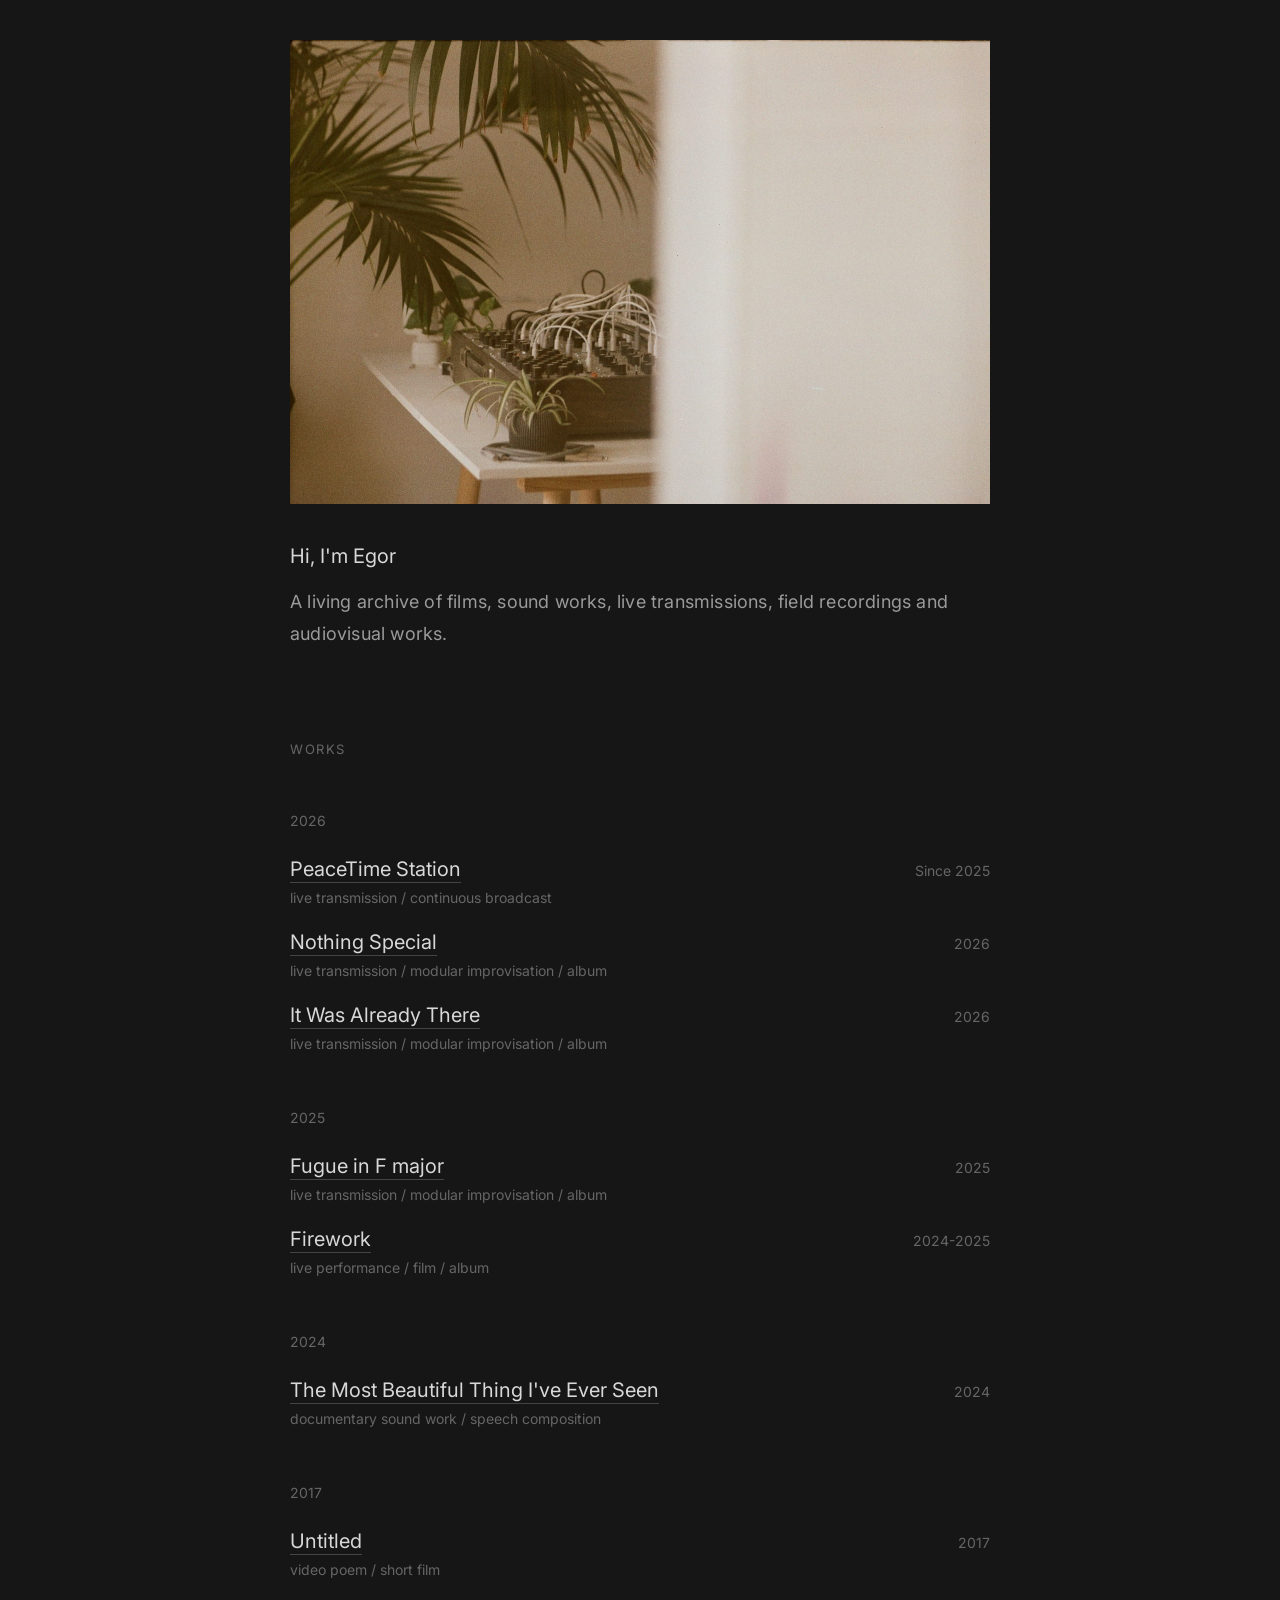
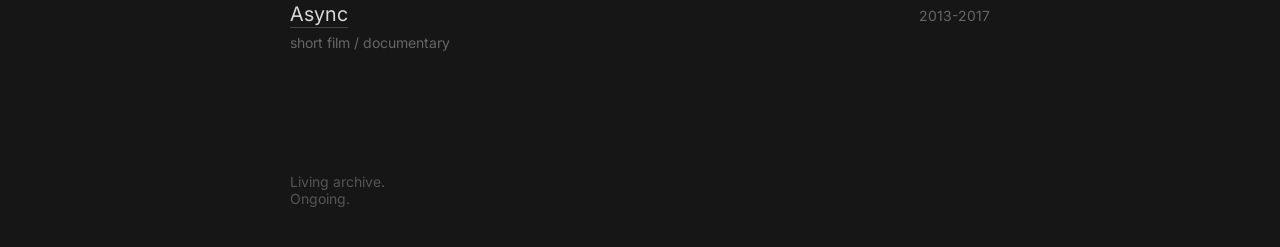
<file: index.html>
<!DOCTYPE html>
<html lang="en">
<head>
  <meta charset="UTF-8">
  <meta name="viewport" content="width=device-width, initial-scale=1.0">

  <title>Egor Sevastyanov</title>

<link rel="preconnect"
href="https://fonts.googleapis.com">

<link rel="preconnect"
href="https://fonts.gstatic.com"
crossorigin>

<link
href="https://fonts.googleapis.com/css2?family=Inter:wght@300;400;500&display=swap"
rel="stylesheet">

  
  <link
  rel="stylesheet"
  href="styles/style.css">

  <link rel="icon" type="image/png" href="/favicon.png">


<meta property="og:title"
content="Living Archive">

  <meta property="og:site_name"
content="Egor Sevastyanov">

<meta property="og:description"
content="Living archive of films, sound works, live transmissions, field recordings and audiovisual works.">

<meta name="description"
content="Living archive of films, sound works, live transmissions, field recordings and audiovisual works.">
  
<meta property="og:image"
content="https://egorsevastyanov.com/images/og-home.jpg">

  <meta property="og:image:width"
content="1200">

<meta property="og:image:height"
content="630">

<meta property="og:type"
content="website">

<meta property="og:url"
content="https://egorsevastyanov.com/">

<meta name="twitter:card"
content="summary_large_image">

<meta name="twitter:title"
content="Egor Sevastyanov">

<meta name="twitter:description"
content="Living archive of films, sound works, live transmissions, field recordings and audiovisual works.">

<meta name="twitter:image"
content="https://egorsevastyanov.com/images/og-home.jpg">
  

</head>

<body>

<div class="container">

  <img
src="images/archive-hero.jpg"
class="hero-image">

<h1>
Hi, I'm Egor
</h1>

<p>
A living archive of films, sound works,
live transmissions,
field recordings
and audiovisual works.
</p>

<div class="work-list">

<div class="work-list-title">
WORKS
</div>

  
<div class="year-heading">
2026
</div>

<div class="work-item">

<div class="work-header">

<a href="works/peacetime-station/">
PeaceTime Station
</a>

<div class="work-date">
Since 2025
</div>

</div>

<div class="work-type">
live transmission / continuous broadcast
</div>

</div>


    <div class="work-item">

<div class="work-header">

<a href="works/nothing-special/">
Nothing Special
</a>

<div class="work-date">
2026
</div>

</div>

<div class="work-type">
live transmission / modular improvisation / album
</div>

</div>



  
  <div class="work-item">

<div class="work-header">

<a href="works/it-was-already-there/">
It Was Already There
</a>

<div class="work-date">
2026
</div>

</div>

<div class="work-type">
live transmission / modular improvisation / album
</div>

</div>

  

<div class="year-heading">
2025
</div>


<div class="work-item">

<div class="work-header">

<a href="works/fugue-in-f-major/">
Fugue in F major
</a>

<div class="work-date">
2025
</div>

</div>

<div class="work-type">
live transmission / modular improvisation / album
</div>

</div>


<div class="work-item">

<div class="work-header">

<a href="works/firework/">
Firework
</a>

<div class="work-date">
2024-2025
</div>

</div>

<div class="work-type">
live performance / film / album
</div>

</div>



<div class="year-heading">
2024
</div>
  
  <div class="work-item">

    <div class="work-header">
    <a href="works/the-most-beautiful-thing-ive-ever-seen/">
    The Most Beautiful Thing I've Ever Seen
    </a>
  
      <div class="work-date">
      2024
      </div>
  
      </div>
        <div class="work-type">
        documentary sound work / speech composition
        </div>
    </div>


 
 <div class="year-heading">
2017
</div>
  
  <div class="work-item">

    <div class="work-header">
    <a href="works/untitled/">
    Untitled
    </a>
  
      <div class="work-date">
      2017
      </div>
  
      </div>
        <div class="work-type">
        video poem / short film
        </div>
    </div> 



<div class="work-item">

<div class="work-header">

<a href="works/async/">
Async
</a>

<div class="work-date">
2013-2017
</div>

</div>

<div class="work-type">
short film / documentary
</div>

</div>


</div>


<div class="footer">

Living archive.<br>

Ongoing.

</div>


</div>

</body>
</html>
</file>
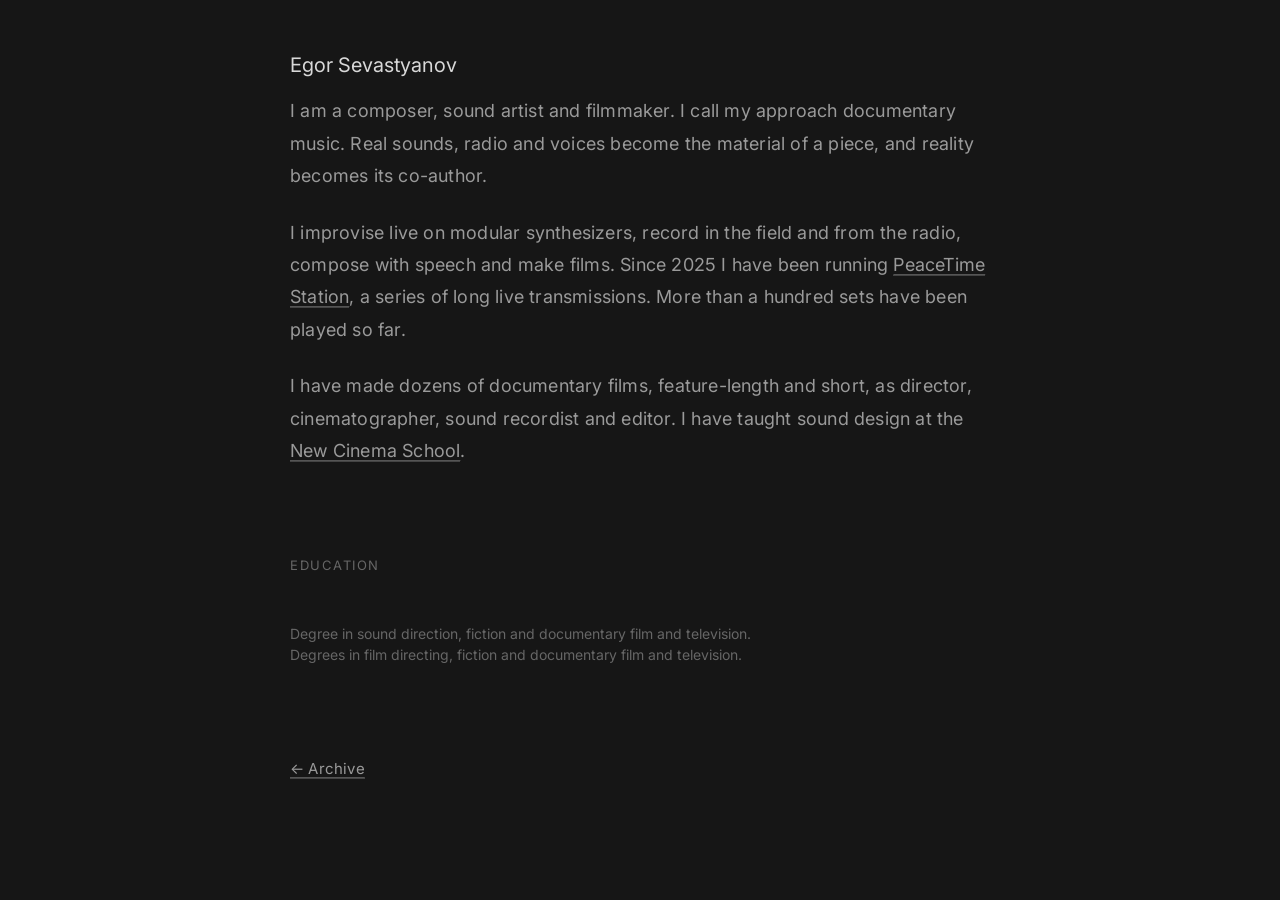
<file: info/index.html>
<!DOCTYPE html>
<html lang="en">
<head>
  <meta charset="UTF-8">
  <meta name="viewport" content="width=device-width, initial-scale=1.0">
  <title>Info — Egor Sevastyanov</title>
  <meta name="robots" content="noindex, nofollow">
  <link rel="stylesheet" href="../styles/style.css">
  <link rel="icon" type="image/png" href="/favicon.png">

  <meta name="description" content="I am a composer, sound artist and filmmaker. I call my approach documentary music.">
<meta property="og:title" content="Egor Sevastyanov">
<meta property="og:site_name" content="Egor Sevastyanov">
<meta property="og:description" content="I am a composer, sound artist and filmmaker. I call my approach documentary music.">
<meta property="og:image" content="https://egorsevastyanov.com/images/og-home.jpg">
<meta property="og:image:width" content="1200">
<meta property="og:image:height" content="630">
<meta property="og:type" content="website">
<meta property="og:url" content="https://egorsevastyanov.com/info/">
<meta name="twitter:card" content="summary_large_image">
</head>

<body>

<div class="container">

  <h1>Egor Sevastyanov</h1>

  <p>
    I am a composer, sound artist and filmmaker.
    I call my approach documentary music. Real sounds, radio and voices
    become the material of a piece, and reality becomes its co-author.
  </p>

  <p>
    I improvise live on modular synthesizers, record in the field and from the radio,
    compose with speech and make films.
    Since 2025 I have been running <a href="/works/peacetime-station/">PeaceTime Station</a>, a series of long live
    transmissions. More than a hundred sets have been played so far.
  </p>

  <p>
    I have made dozens of documentary films, feature-length and short,
    as director, cinematographer, sound recordist and editor.
    I have taught sound design at the <a href="https://newcinemaschool.com/en/main" target="_blank" rel="noopener">New Cinema School</a>.
  </p>


  <div class="work-list">

    <div class="work-list-title">EDUCATION</div>

    <div class="work-type">
      Degree in sound direction, fiction and documentary film and television.<br>
      Degrees in film directing, fiction and documentary film and television.
    </div>

  </div>


  <p class="back-link">
    <a href="/">← Archive</a>
  </p>

</div>

</body>
</html>
</file>
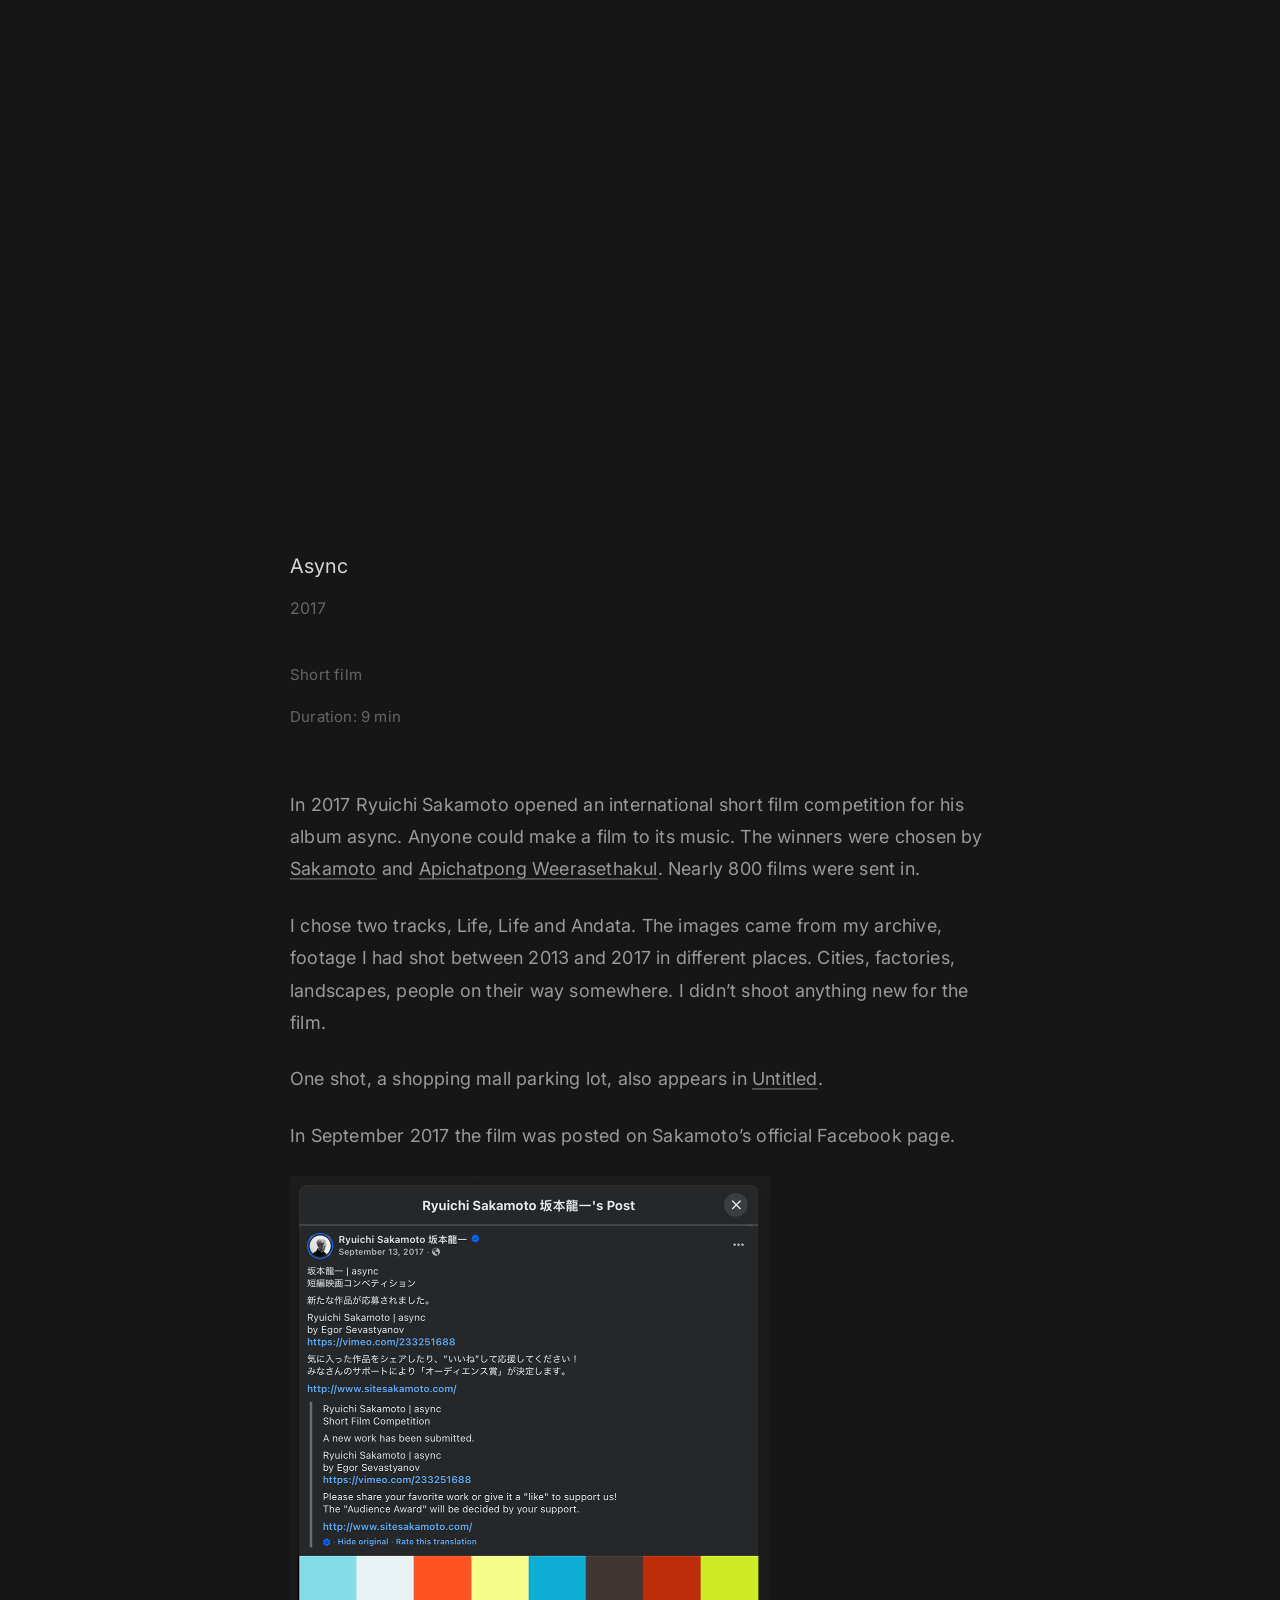
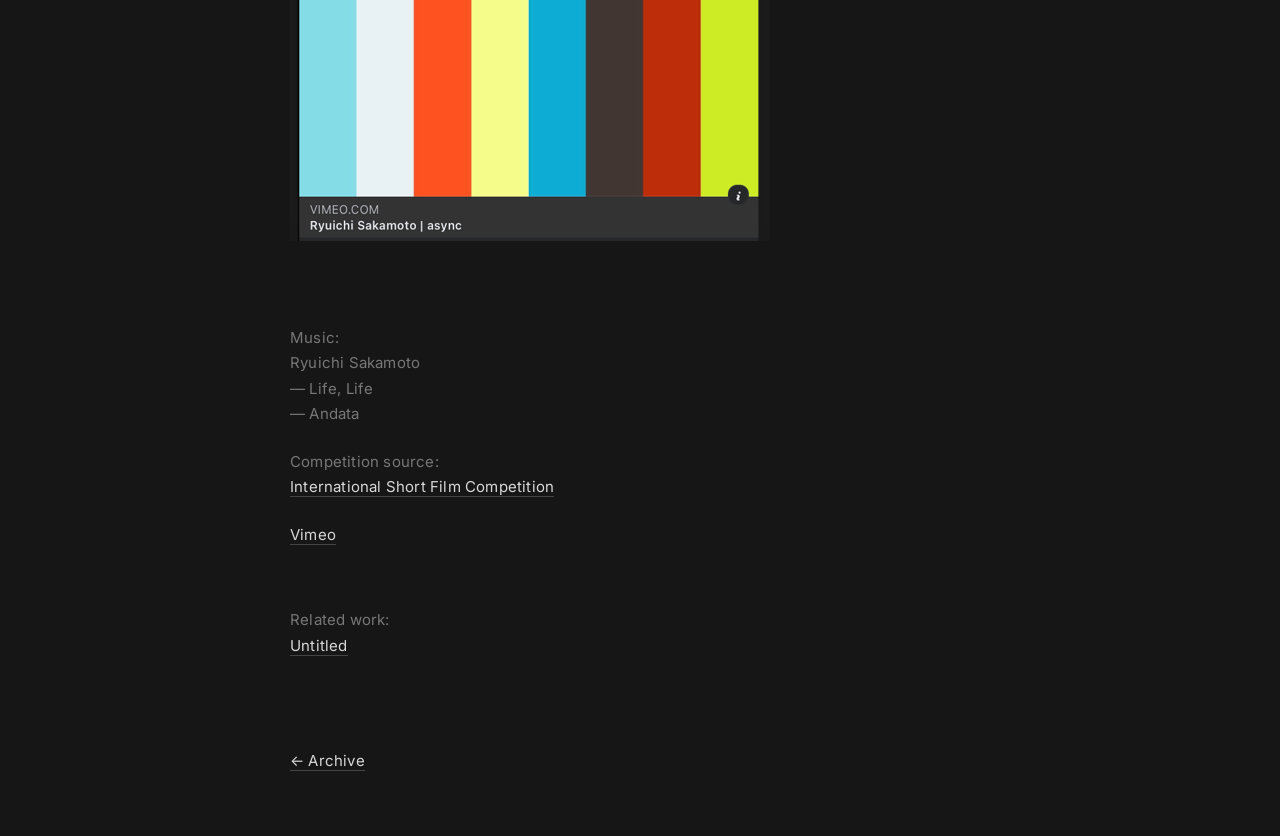
<file: works/async/index.html>
<!DOCTYPE html>
<html lang="en">
<head>
  <meta charset="UTF-8">
  <meta name="viewport" content="width=device-width, initial-scale=1.0">
  <title>Async — Egor Sevastyanov</title>

  <link
rel="stylesheet"
href="../../styles/style.css">

  <link rel="icon" type="image/png" href="/favicon.png">

  <meta name="description" content="A short film made for Ryuichi Sakamoto's async International Short Film Competition, 2017.">
<meta property="og:title" content="Async">
<meta property="og:site_name" content="Egor Sevastyanov">
<meta property="og:description" content="A short film made for Ryuichi Sakamoto's async International Short Film Competition, 2017.">
<meta property="og:image" content="https://egorsevastyanov.com/images/og-home.jpg">
<meta property="og:image:width" content="1200">
<meta property="og:image:height" content="630">
<meta property="og:type" content="website">
<meta property="og:url" content="https://egorsevastyanov.com/works/async/">
<meta name="twitter:card" content="summary_large_image">
</head>

<body>

  <div class="container">

  

    <div class="video">

  <div class="video-wrapper">

    <iframe
      src="https://player.vimeo.com/video/1194043025?title=0&byline=0&portrait=0&badge=0&autopause=0"
      frameborder="0"
      allow="autoplay; fullscreen; picture-in-picture"
      allowfullscreen>

    </iframe>

  </div>


  

</div>
    
    

    <h1>Async</h1>

    <p class="year">2017</p>

    <div class="meta">

      <p>
        Short film<br>
      </p>
         <p>
Duration: 9 min
</p>

    </div>

    <p>
In 2017 Ryuichi Sakamoto opened an international short film competition for his album async. 
      Anyone could make a film to its music. The winners were chosen by <a href="https://en.wikipedia.org/wiki/Ryuichi_Sakamoto" target="_blank" rel="noopener">Sakamoto</a> 
      and <a href="https://en.wikipedia.org/wiki/Apichatpong_Weerasethakul" target="_blank" rel="noopener">Apichatpong Weerasethakul</a>. 
      Nearly 800 films were sent in.
    </p>


    <div class="section">

      <p>
   I chose two tracks, Life, Life and Andata. 
        The images came from my archive, footage I had shot between 2013 and 2017 in different places. 
        Cities, factories, landscapes, people on their way somewhere. 
        I didn’t shoot anything new for the film.
      </p>

      <p>
One shot, a shopping mall parking lot, also appears in <a href="/works/untitled/">Untitled</a>.
        
        </p>

<p>
  In September 2017 the film was posted on Sakamoto’s official Facebook page.
</p>

      <img src="images/sakamoto-facebook-2017.png"
     alt="Ryuichi Sakamoto's Facebook post of Async by Egor Sevastyanov, September 13, 2017"
     style="max-width: 480px; width: 100%;">
      

    </div>



    <div class="credits">



      <p>
Music:<br>
Ryuichi Sakamoto<br>
— Life, Life<br>
— Andata
      </p>

<p>
Competition source:<br>

<a href="https://www.sitesakamoto.com/contest/" target="_blank">
International Short Film Competition
</a>
</p>


      
      <p>

        <a href="https://vimeo.com/1194043025" target="_blank">
          Vimeo
        </a>

        <br>

      </p>

      <div class="related">

<p>
Related work:
<br>
<a href="/works/untitled/">Untitled</a>
</p>

</div>

      

      <p class="back-link">
  <a href="/">← Archive</a>
</p>

    </div>

  </div>

</body>
</html>
</file>
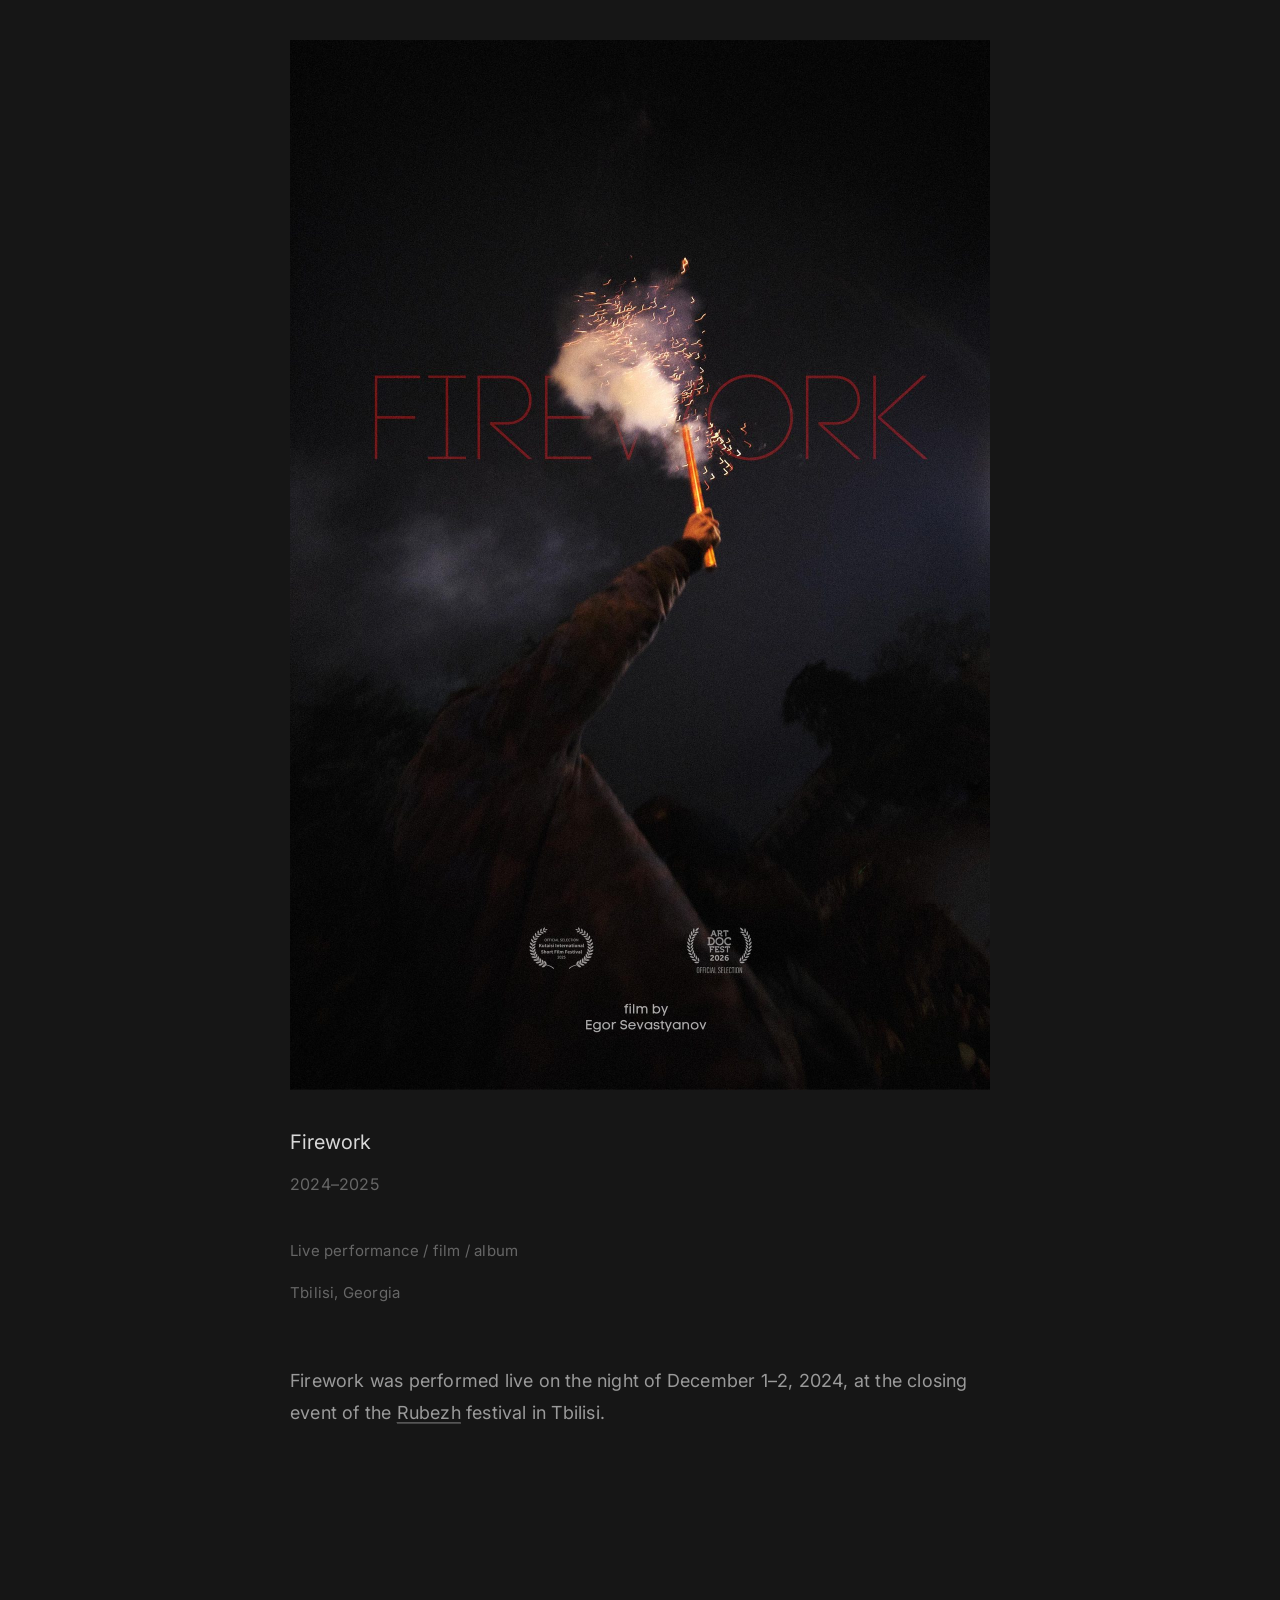
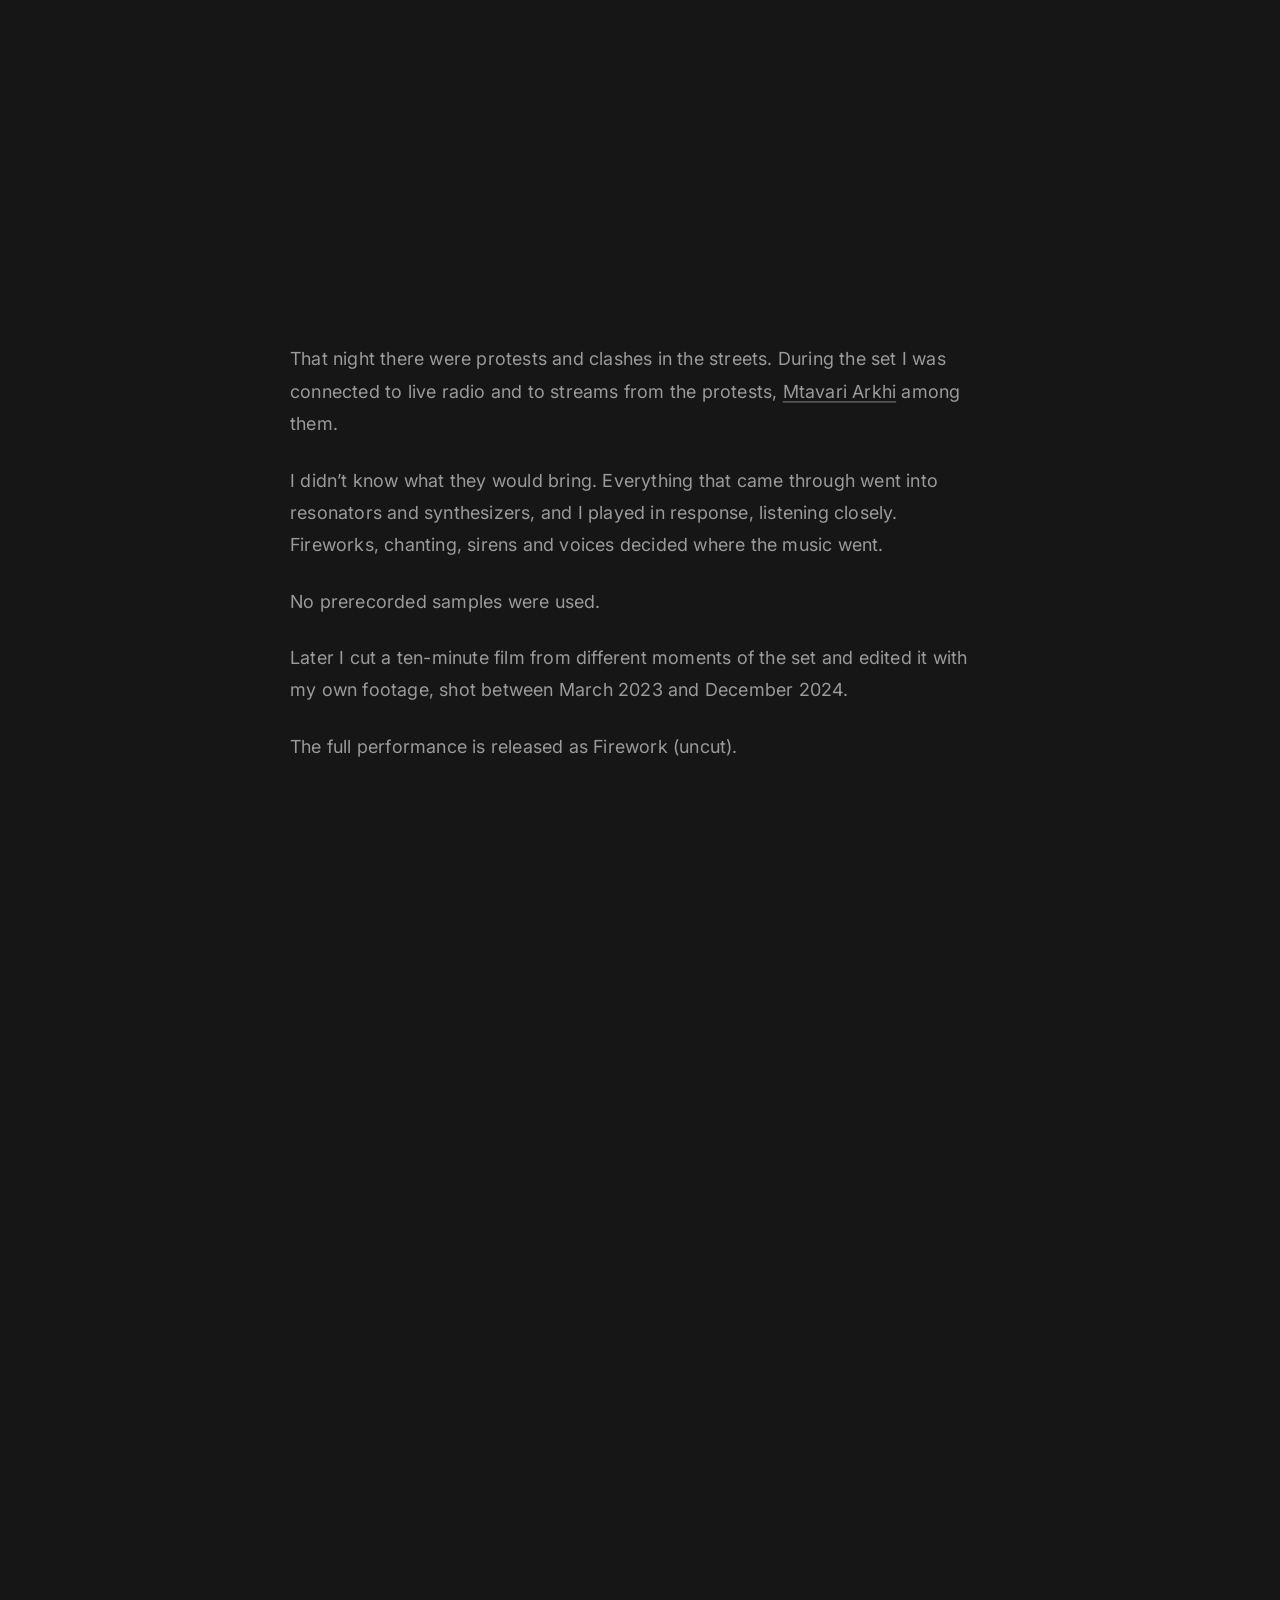
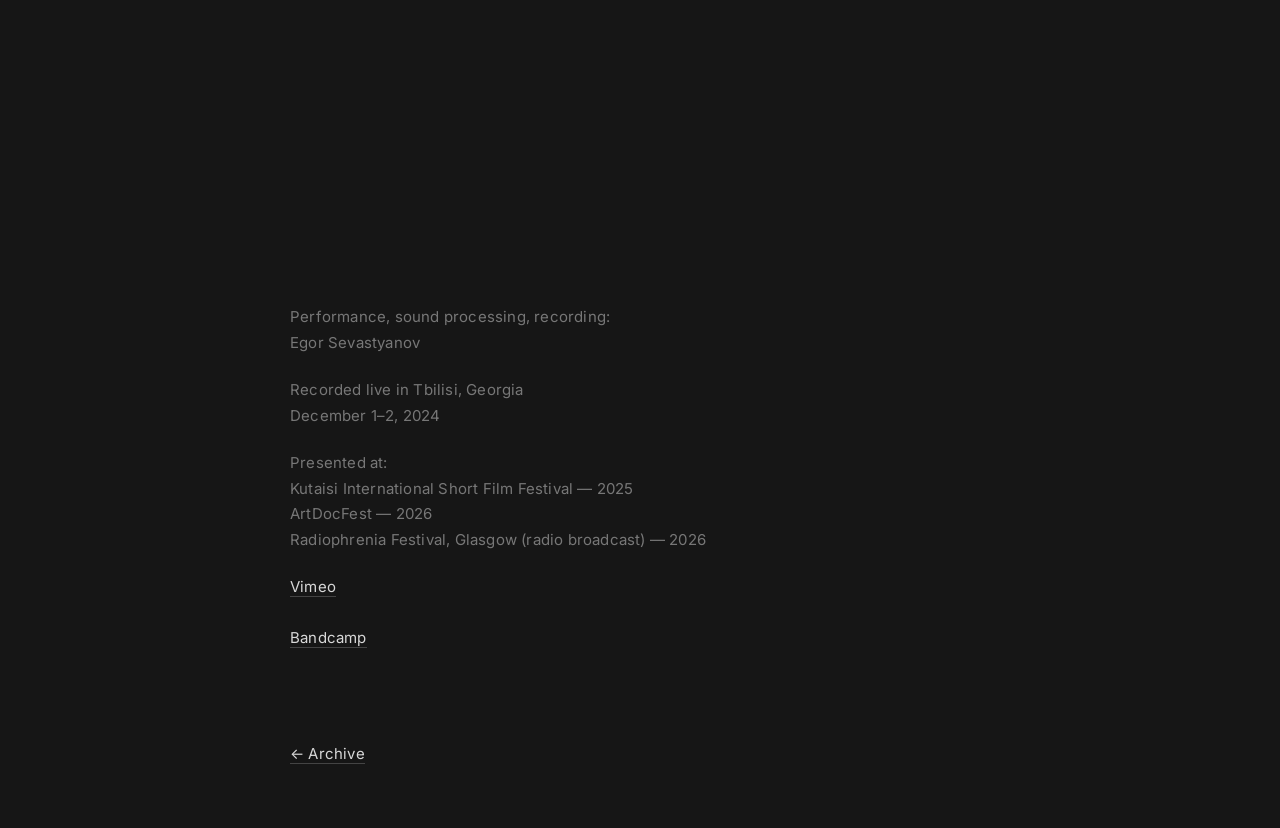
<file: works/firework/index.html>
<!DOCTYPE html>
<html lang="en">
<head>
  <meta charset="UTF-8">
  <meta name="viewport" content="width=device-width, initial-scale=1.0">
  <title>Firework — Egor Sevastyanov</title>

<link
rel="stylesheet"
href="../../styles/style.css">

  <link rel="icon" type="image/png" href="/favicon.png">

  <meta property="og:title"
content="Firework">

<meta property="og:description"
content="Performed live on the night of December 1–2, 2024. Live radio and streams from the protests went into resonators and synthesizers.">

<meta property="og:image"
content="https://egorsevastyanov.com/works/firework/images/og-firework.jpg">

<meta property="og:image:width"
content="1200">

<meta property="og:image:height"
content="630">

<meta property="og:type"
content="website">

<meta property="og:url"
content="https://egorsevastyanov.com/works/firework/">

<meta name="twitter:card"
content="summary_large_image">

<meta name="twitter:title"
content="Firework">

<meta name="twitter:description"
content="Performed live on the night of December 1–2, 2024. Live radio and streams from the protests went into resonators and synthesizers.">

<meta name="twitter:image"
content="https://egorsevastyanov.com/works/firework/images/og-firework.jpg">
  
  
</head>

<body>

  <div class="container">

  

    <img src="images/firework_poster.jpg" class="hero-image" alt="A hand holding a burning flare against the night sky, with the title Firework.">

    <h1>Firework</h1>

    <p class="year">2024–2025</p>

    <div class="meta">

      <p>
        Live performance / film / album
      </p>

      <p>
        Tbilisi, Georgia
      </p>

    </div>

    
    <p>
      Firework was performed live on the night of December 1–2, 2024, 
      at the closing event of the <a href="https://www.rubeeeeeeezh.io/" target="_blank" rel="noopener">Rubezh</a> festival in Tbilisi.
    </p>

    <div class="video">

  <div class="video-wrapper">
 
    <iframe
      src="https://player.vimeo.com/video/1193564152?title=0&byline=0&portrait=0&badge=0&autopause=0"
      frameborder="0"
      allow="autoplay; fullscreen; picture-in-picture"
      allowfullscreen>

    </iframe>

  </div>



</div>

    <div class="section">

      <p>
        That night there were protests and clashes in the streets. 
        During the set I was connected to live radio and to streams from the protests, 
        <a href="https://en.wikipedia.org/wiki/Mtavari_Arkhi" target="_blank" rel="noopener">Mtavari Arkhi</a> among them.</p>

    

      <p>
        I didn’t know what they would bring. Everything that came through went into resonators and synthesizers, and I played in response, listening closely. 
        Fireworks, chanting, sirens and voices decided where the music went.
      </p>

      <p>
        No prerecorded samples were used.
      </p>

      <p>
        Later I cut a ten-minute film from different moments of the set and edited it with my own footage, 
        shot between March 2023 and December 2024.
      </p>

      <p>
        The full performance is released as Firework (uncut).
      </p>

    </div>

<div class="bandcamp album-player" style="--tracks:5">

<iframe
style="border:0;width:100%;height:621px;"
src="https://bandcamp.com/EmbeddedPlayer/album=1966289156/size=large/bgcol=333333/linkcol=a8473b/transparent=true/"
        seamless>

        <a href="https://egorsevastyanov.bandcamp.com/album/firework-uncut">
          Firework (uncut) by Egor Sevastyanov
        </a>

      </iframe>

    </div>

    <div class="credits">

      <p>
        Performance, sound processing, recording:<br>
        Egor Sevastyanov
      </p>

      <p>
        Recorded live in Tbilisi, Georgia<br>
        December 1–2, 2024<br>
      </p>

      <p>
        Presented at:<br>
        Kutaisi International Short Film Festival — 2025<br>
        ArtDocFest — 2026<br>
        Radiophrenia Festival, Glasgow (radio broadcast) — 2026
        
      </p>

      <p>

        <a href="https://vimeo.com/1193564152" target="_blank">
          Vimeo
        </a>

        <br><br>

        <a href="https://egorsevastyanov.bandcamp.com/album/firework-uncut" target="_blank">
          Bandcamp
        </a>

      </p>

      <p class="back-link">
  <a href="/">← Archive</a>
</p>

    </div>

  </div>

</body>
</html>
</file>
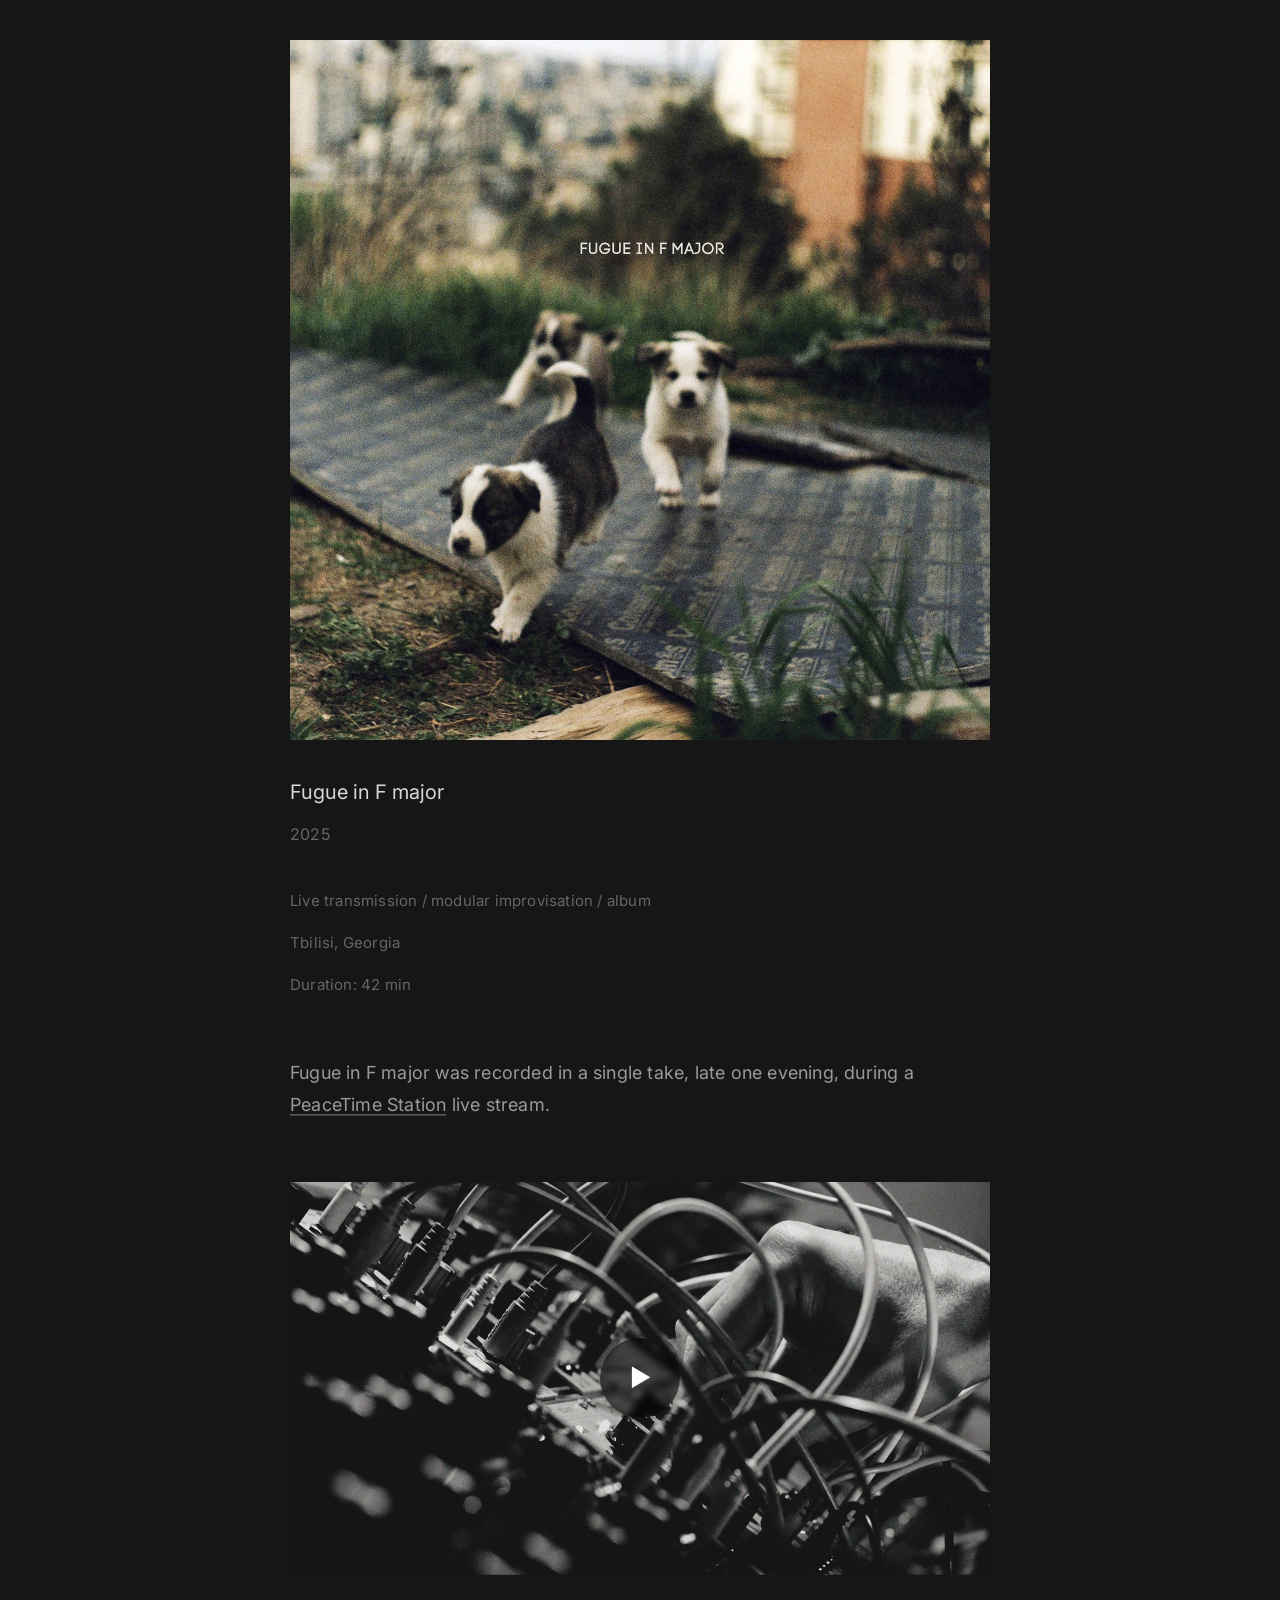
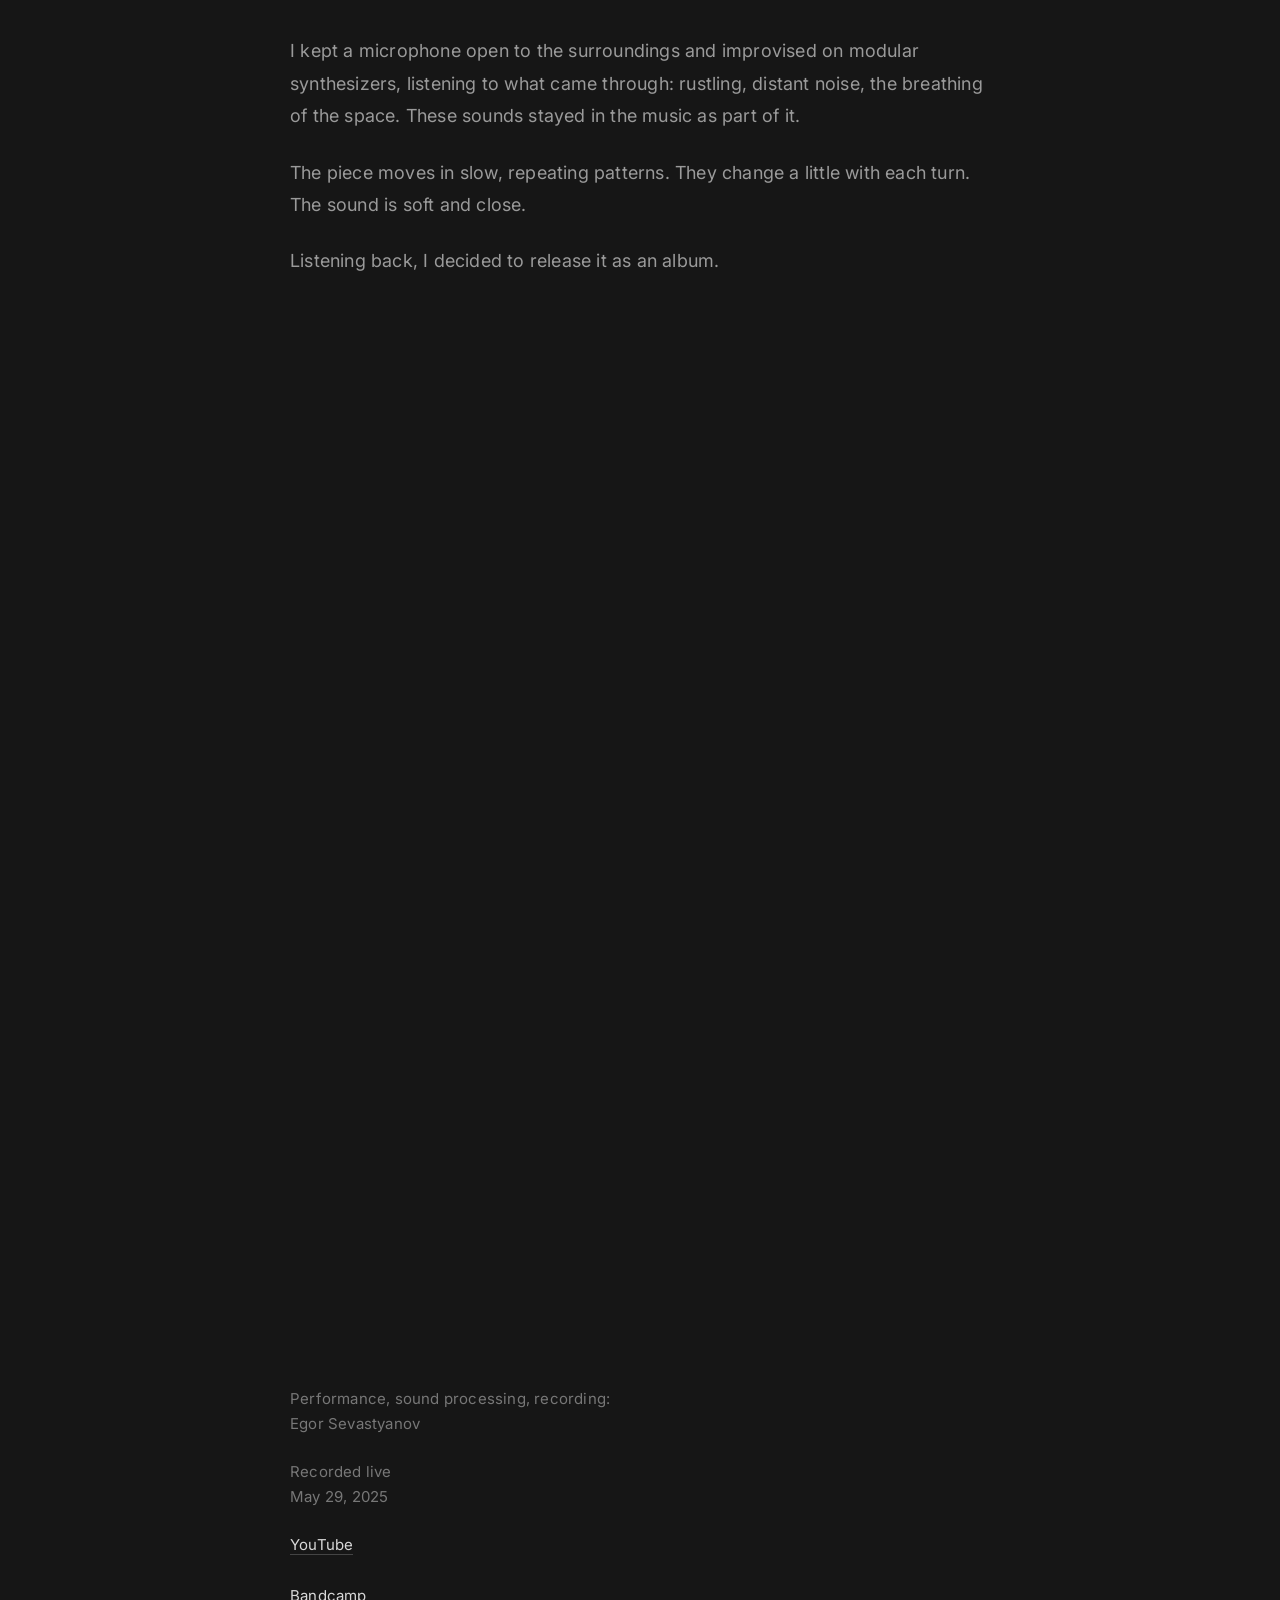
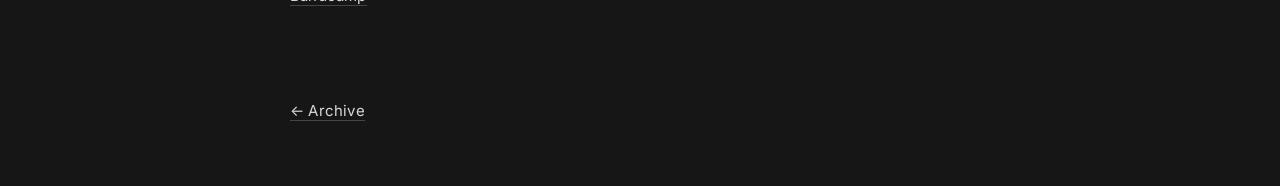
<file: works/fugue-in-f-major/index.html>
<!DOCTYPE html>
<html lang="en">
<head>
  <meta charset="UTF-8">
  <meta name="viewport" content="width=device-width, initial-scale=1.0">
     <title>Fugue in F major — Egor Sevastyanov</title>

 <link
rel="stylesheet"
href="../../styles/style.css">

  <link rel="icon" type="image/png" href="/favicon.png">
  <meta name="description" content="Recorded in a single take, late one evening, during a PeaceTime Station live stream.">
<meta property="og:title" content="Fugue in F major">
<meta property="og:site_name" content="Egor Sevastyanov">
<meta property="og:description" content="Recorded in a single take, late one evening, during a PeaceTime Station live stream.">
<meta property="og:image" content="https://egorsevastyanov.com/works/fugue-in-f-major/images/og-fugue-in-f-major.jpg">
<meta property="og:image:width" content="1200">
<meta property="og:image:height" content="630">
<meta property="og:type" content="website">
<meta property="og:url" content="https://egorsevastyanov.com/works/fugue-in-f-major/">
<meta name="twitter:card" content="summary_large_image">
  
</head>

<body>

  <div class="container">

  

     <img src="images/fugue-in-f-major-min.jpg" class="hero-image" alt="Film photograph of street puppies running towards the camera on an overcast day.">

    <h1>Fugue in F major</h1>

    <p class="year">2025</p>

    <div class="meta">

      <p>
       Live transmission / modular improvisation / album
      </p>

      <p>
        Tbilisi, Georgia
      </p>
      <p>
Duration: 42 min
</p>

    </div>

    <p>
Fugue in F major was recorded in a single take, late one evening, during a <a href="/works/peacetime-station/">PeaceTime Station</a> live stream.
    </p>



        <div class="video">

           <div class="video-wrapper"> 
          
          
<div class="video-placeholder" onclick="loadVideo()">

<img
src="images/pts28-cover-bw.jpg"
alt="Fugue in F major">

<div class="play-button">▶</div>

</div>

<script>

function loadVideo() {

document.querySelector('.video-wrapper').innerHTML = `

<iframe
src="https://www.youtube.com/embed/hyPy5TpJAN4?autoplay=1&playsinline=1"
style="position:absolute;top:0;left:0;width:100%;height:100%;border:0;"
allow="autoplay; encrypted-media; fullscreen; picture-in-picture"
allowfullscreen>
</iframe>

`;

}

</script>


             
               </div>


</div>

    <div class="section">




      <p>


I kept a microphone open to the surroundings and improvised on modular synthesizers, 
        listening to what came through: rustling, distant noise, the breathing of the space. 
        These sounds stayed in the music as part of it.


      </p>

      <p>
     The piece moves in slow, repeating patterns. They change a little with each turn. The sound is soft and close.
      </p>

      <p>
Listening back, I decided to release it as an album.
      </p>

    </div>

<div class="bandcamp album-player" style="--tracks:4">

<iframe
style="border:0;width:100%;height:621px;"
src="https://bandcamp.com/EmbeddedPlayer/album=3637106379/size=large/bgcol=333333/linkcol=9a9a9a/transparent=true/" seamless><a href="https://egorsevastyanov.bandcamp.com/album/fugue-in-f-major">Fugue in F major by Egor Sevastyanov</a></iframe>
       
    </div>

    <div class="credits">

      <p>
        Performance, sound processing, recording:<br>
        Egor Sevastyanov
      </p>

      <p>
        Recorded live<br>
        May 29, 2025
      </p>

  

      <p>

        <a href="https://youtube.com/live/hyPy5TpJAN4" target="_blank">
          YouTube
        </a>

        <br><br>

        <a href="https://egorsevastyanov.bandcamp.com/album/fugue-in-f-major" target="_blank">
          Bandcamp
        </a>

      </p>

      <p class="back-link">
  <a href="/">← Archive</a>
</p>

    </div>

  </div>

</body>
</html>
</file>
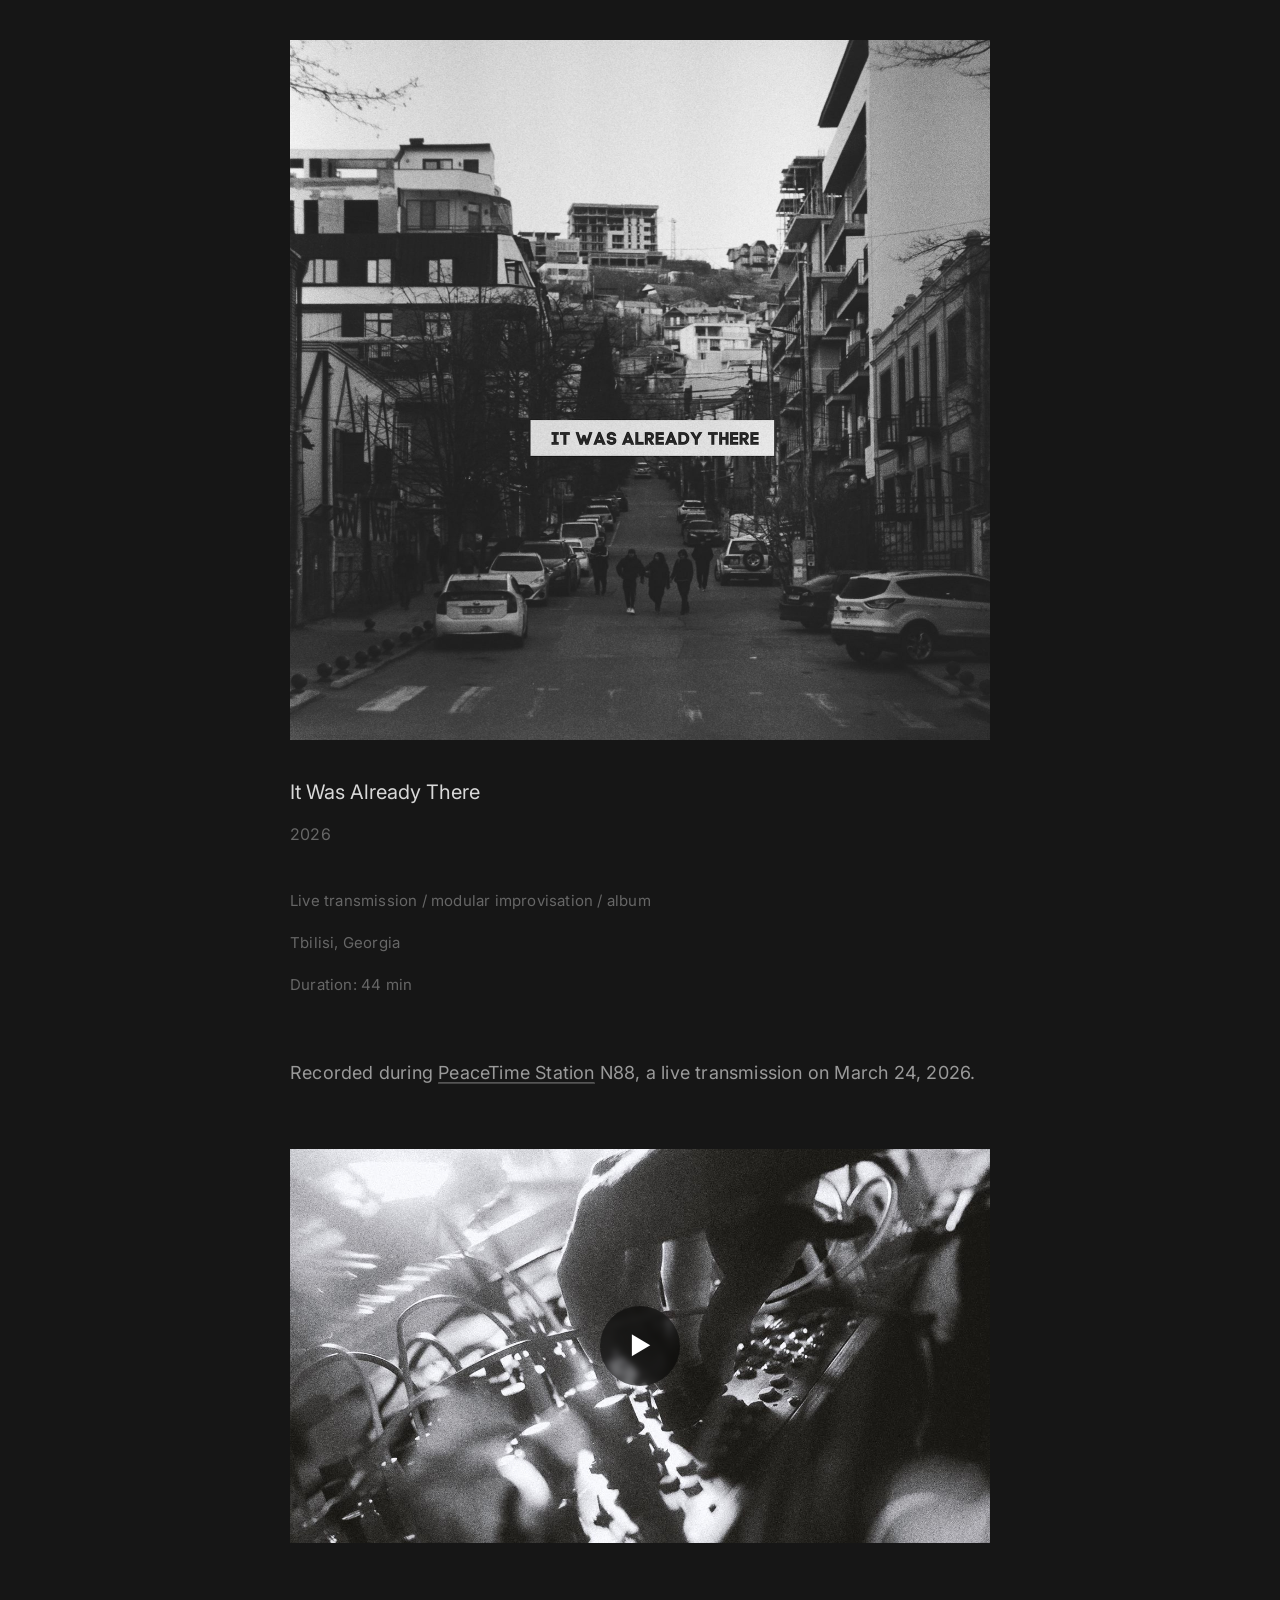
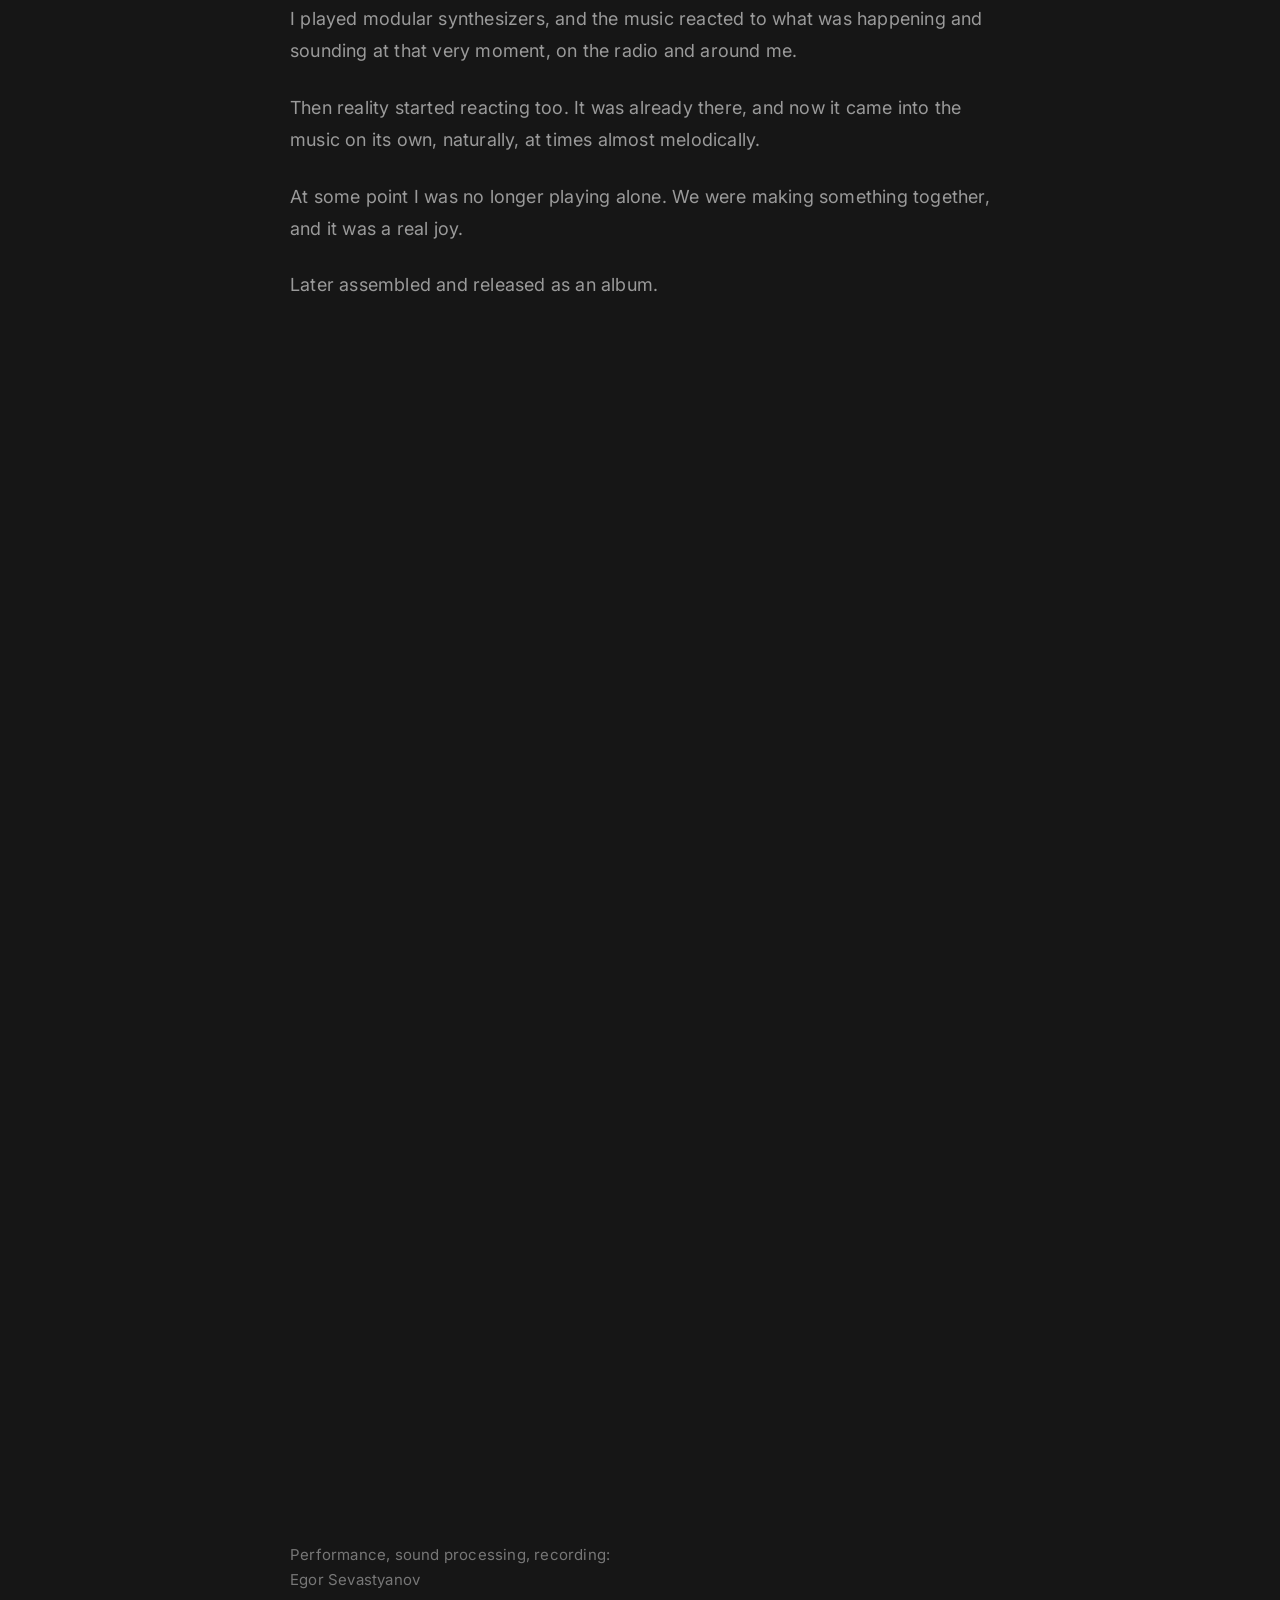
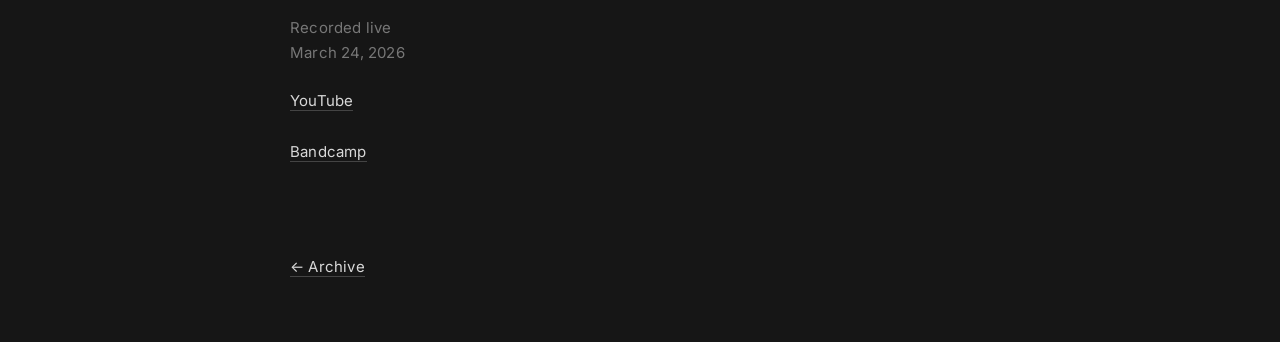
<file: works/it-was-already-there/index.html>
<!DOCTYPE html>
<html lang="en">
<head>
  <meta charset="UTF-8">
  <meta name="viewport" content="width=device-width, initial-scale=1.0">
    <title>It Was Already There — Egor Sevastyanov</title>

 <link
rel="stylesheet"
href="../../styles/style.css">

  <link rel="icon" type="image/png" href="/favicon.png">

  <meta name="description" content="Recorded during PeaceTime Station, a live transmission on March 24, 2026.">
<meta property="og:title" content="It Was Already There">
<meta property="og:site_name" content="Egor Sevastyanov">
<meta property="og:description" content="Recorded during PeaceTime Station, a live transmission on March 24, 2026.">
<meta property="og:image" content="https://egorsevastyanov.com/works/it-was-already-there/images/og-it-was-already-there.jpg">
<meta property="og:image:width" content="1200">
<meta property="og:image:height" content="630">
<meta property="og:type" content="website">
<meta property="og:url" content="https://egorsevastyanov.com/works/it-was-already-there/">
<meta name="twitter:card" content="summary_large_image">
</head>

<body>

  <div class="container">

  

   <img src="images/it-was-already-there-min.jpg" class="hero-image" alt="Black-and-white photograph of a city street on a hillside, people walking away from the camera, with the title It Was Already There.">

    <h1>It Was Already There</h1>

    <p class="year">2026</p>

    <div class="meta">

      <p>
       Live transmission / modular improvisation / album
      </p>

      <p>
        Tbilisi, Georgia
      </p>
      <p>
Duration: 44 min
</p>

    </div>

    <p>
Recorded during <a href="/works/peacetime-station/">PeaceTime Station</a> N88, a live transmission on March 24, 2026.
    </p>

    
    <div class="video">

           <div class="video-wrapper"> 
          
          
<div class="video-placeholder" onclick="loadVideo()">

<img
src="images/pts88-cover-bw.jpg"
alt="It Was Already There">

<div class="play-button">▶</div>

</div>

<script>

function loadVideo() {

document.querySelector('.video-wrapper').innerHTML = `

<iframe
src="https://www.youtube.com/embed/iD0NbFm3xY4?autoplay=1&playsinline=1"
style="position:absolute;top:0;left:0;width:100%;height:100%;border:0;"
allow="autoplay; encrypted-media; fullscreen; picture-in-picture"
allowfullscreen>
</iframe>

`;

}

</script>


             
               </div>


</div>

    <div class="section">


       <p>
I played modular synthesizers, and the music reacted to what was happening and sounding at that very moment, on the radio and around me.
      </p>

      <p>
Then reality started reacting too. It was already there, and now it came into the music on its own, naturally, at times almost melodically.
      </p>

      <p>
At some point I was no longer playing alone. We were making something together, and it was a real joy.
      </p>

      <p>

Later assembled and released as an album.
      </p>

    </div>



<div class="bandcamp album-player" style="--tracks:8">

      <iframe style="border: 0; width: 100%; height: 621px;" 
      src="https://bandcamp.com/EmbeddedPlayer/album=2353075075/size=large/bgcol=333333/linkcol=9a9a9a/transparent=true/" seamless>
      <a href="https://egorsevastyanov.bandcamp.com/album/it-was-already-there">It Was Already There by Egor Sevastyanov</a></iframe>

       
    </div>

    <div class="credits">

      <p>
        Performance, sound processing, recording:<br>
        Egor Sevastyanov
      </p>

      <p>
        Recorded live<br>
        March 24, 2026
      </p>

  

      <p>

        <a href="https://youtube.com/live/iD0NbFm3xY4" target="_blank">
          YouTube
        </a>

        <br><br>

        <a href="https://egorsevastyanov.bandcamp.com/album/it-was-already-there" target="_blank">
          Bandcamp
        </a>

      </p>

      <p class="back-link">
  <a href="/">← Archive</a>
</p>

    </div>

  </div>

</body>
</html>
</file>
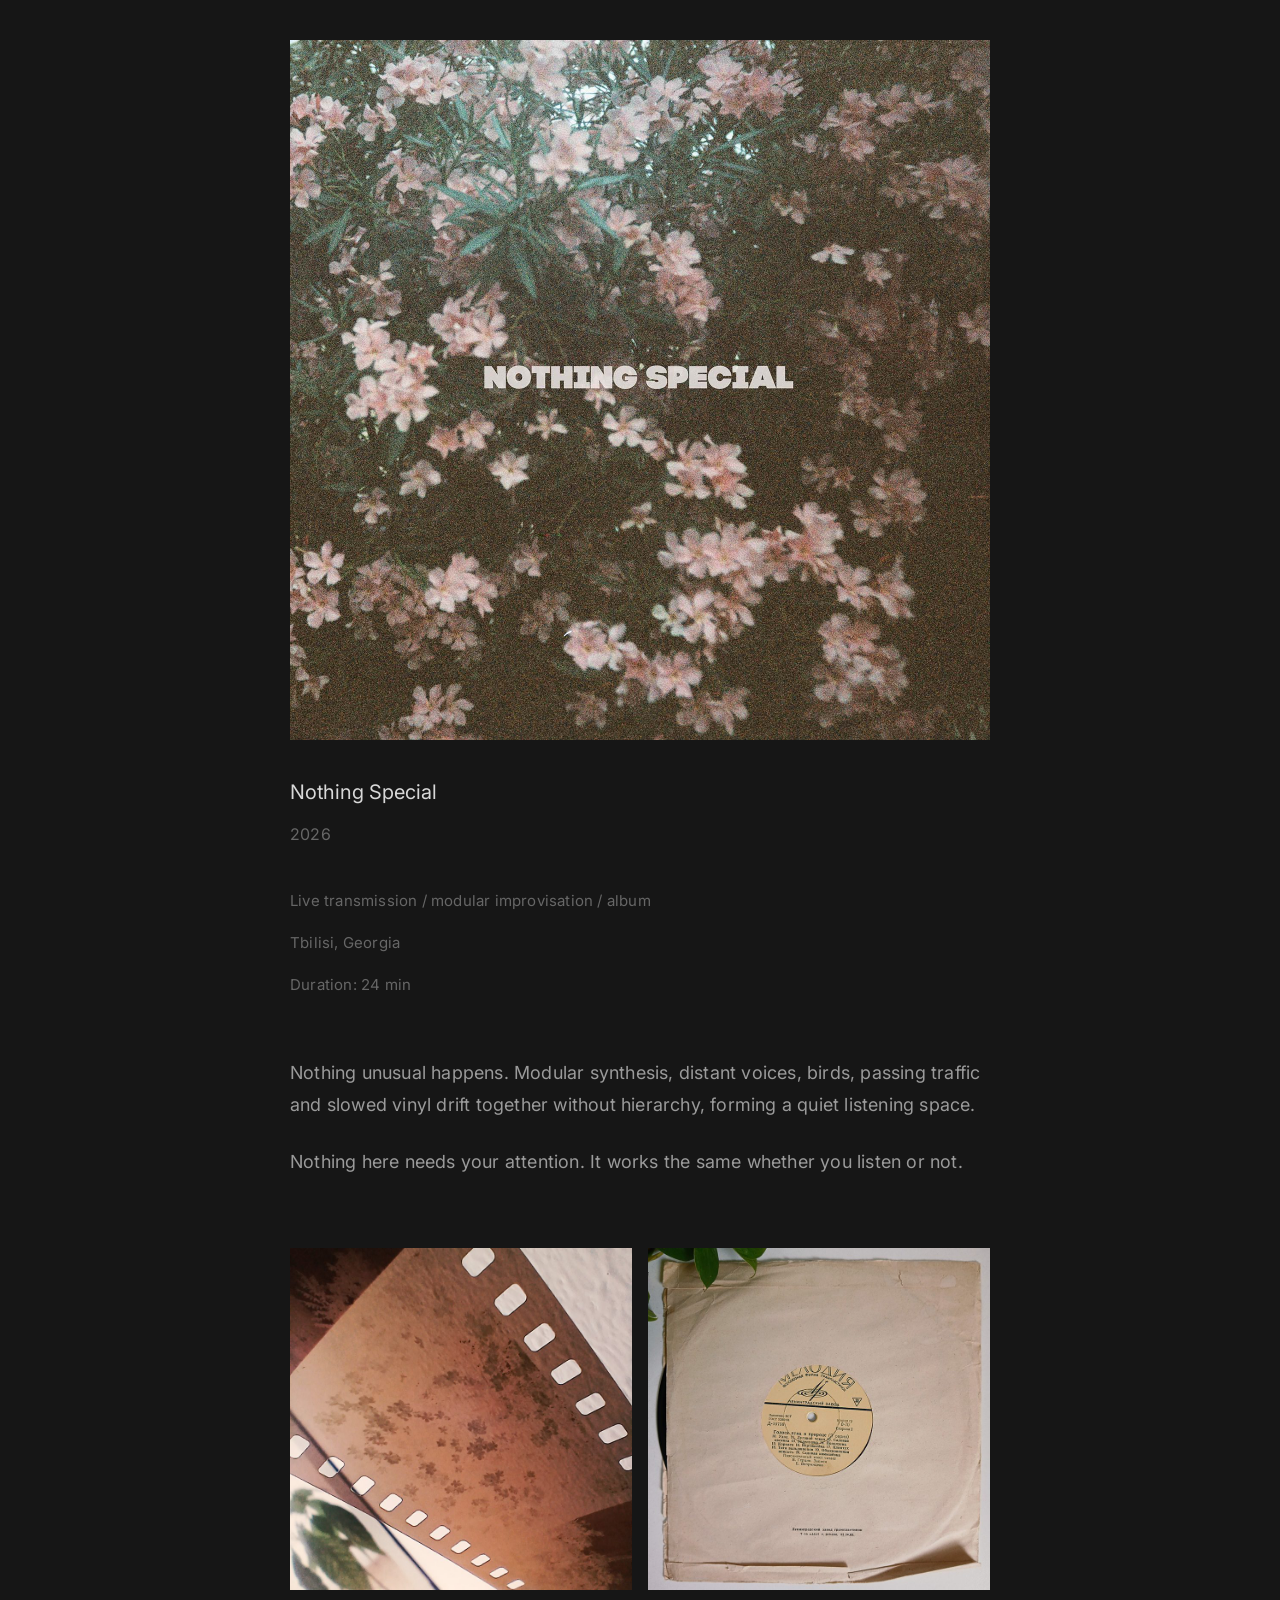
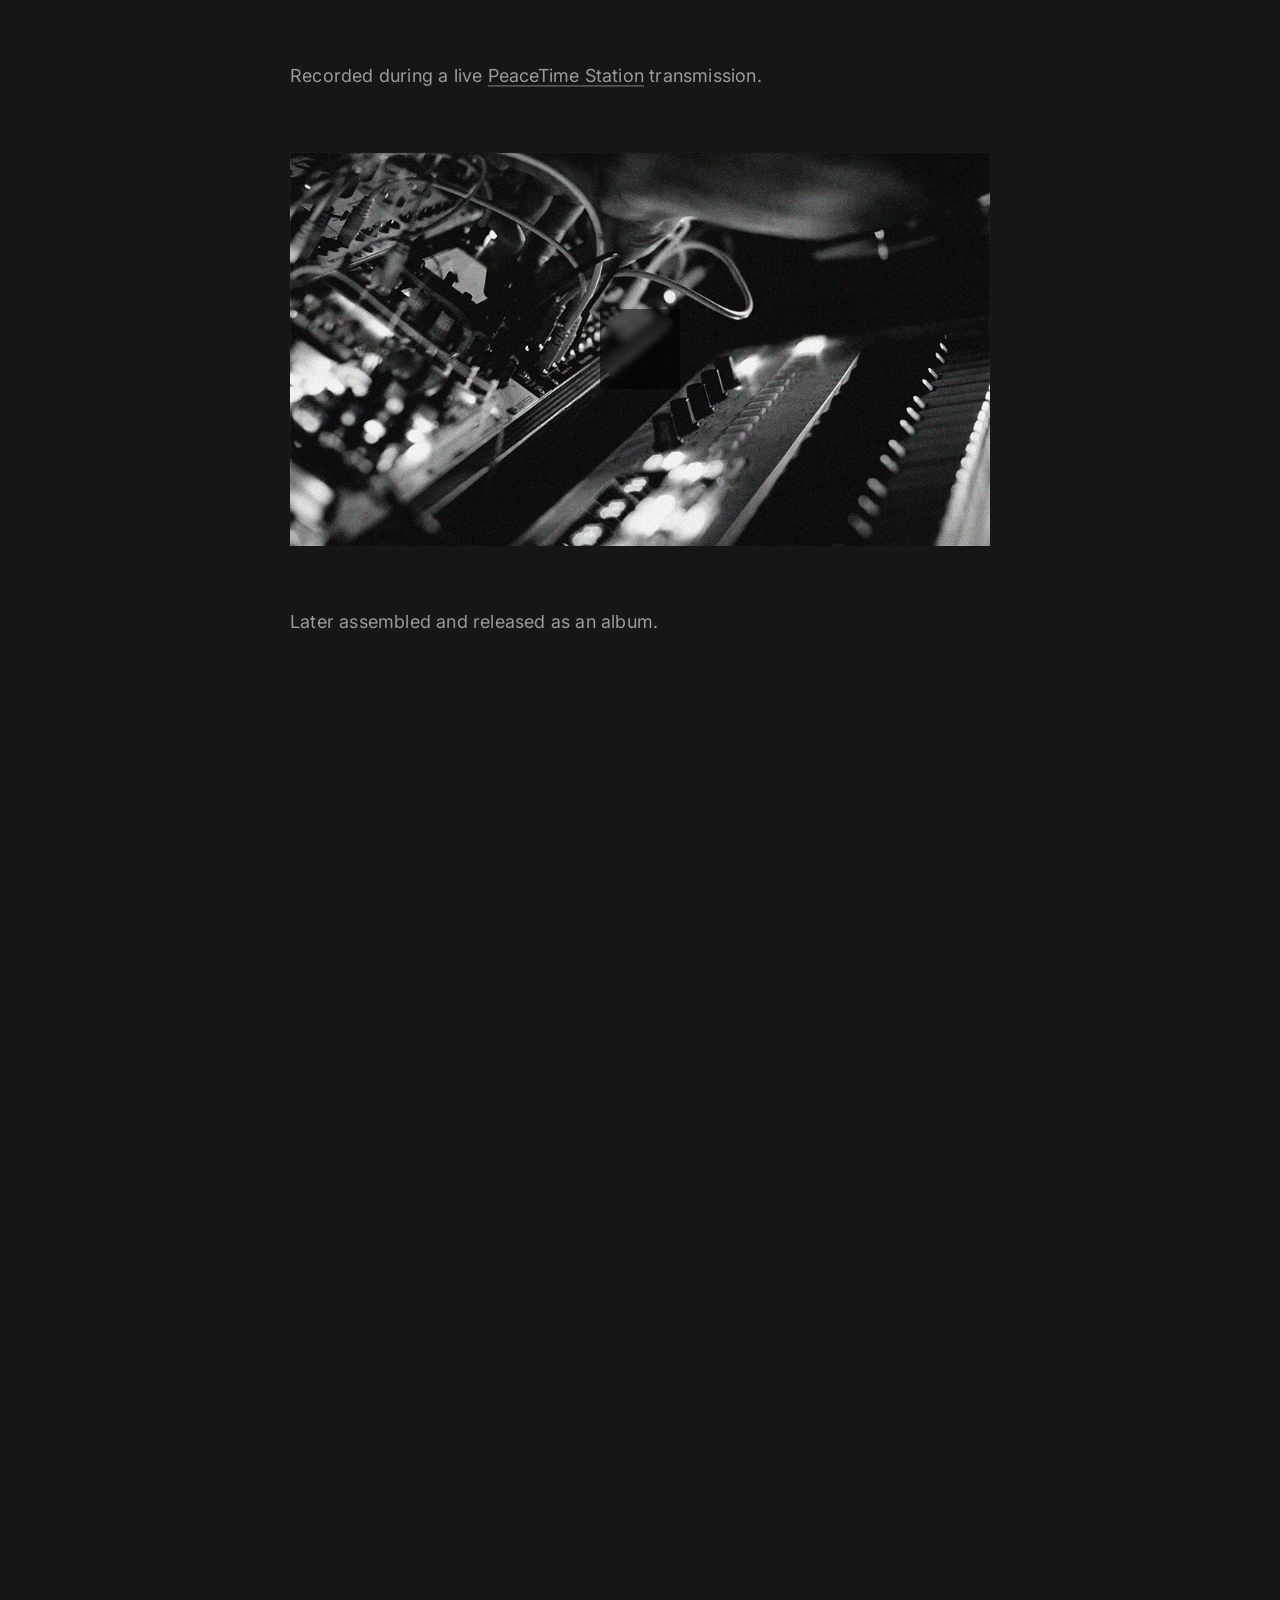
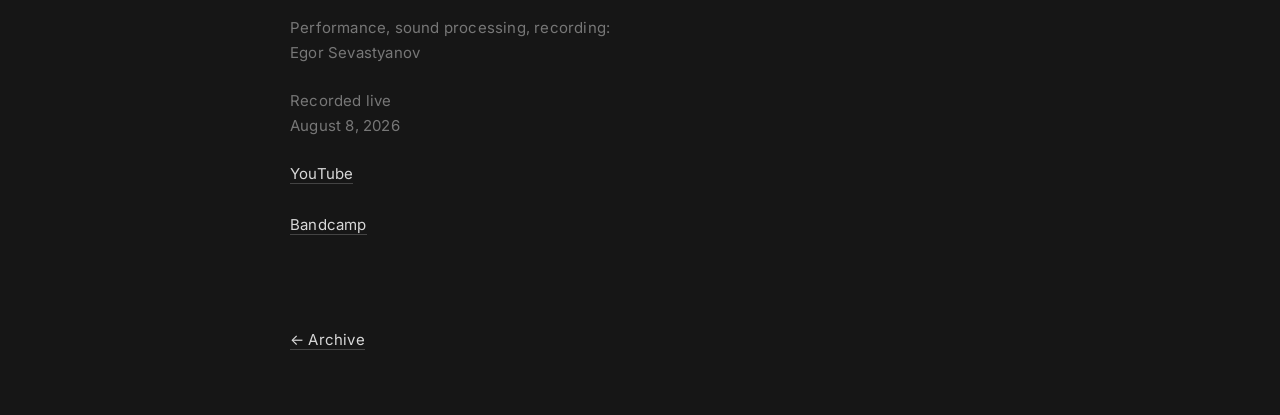
<file: works/nothing-special/index.html>
<!DOCTYPE html>
<html lang="en">
<head>
  <meta charset="UTF-8">
  <meta name="viewport" content="width=device-width, initial-scale=1.0">
  <title>Nothing Special — Egor Sevastyanov</title>

 <link
rel="stylesheet"
href="../../styles/style.css">

  <link rel="icon" type="image/png" href="/favicon.png">

  <meta name="description" content="Nothing unusual happens. Modular synthesis, distant voices, birds, passing traffic and slowed vinyl drift together without hierarchy.">
<meta property="og:title" content="Nothing Special">
<meta property="og:site_name" content="Egor Sevastyanov">
<meta property="og:description" content="Nothing unusual happens. Modular synthesis, distant voices, birds, passing traffic and slowed vinyl drift together without hierarchy.">
<meta property="og:image" content="https://egorsevastyanov.com/works/nothing-special/images/og-nothing-special.jpg">
<meta property="og:image:width" content="1200">
<meta property="og:image:height" content="630">
<meta property="og:type" content="website">
<meta property="og:url" content="https://egorsevastyanov.com/works/nothing-special/">
<meta name="twitter:card" content="summary_large_image">
</head>

<body>

  <div class="container">

  

    <img src="images/nothing-special-hero.jpg" class="hero-image" alt="Pink blossoms on a flowering shrub, film photograph, with the title Nothing Special.">

    <h1>Nothing Special</h1>

    <p class="year">2026</p>

    <div class="meta">

      <p>
       Live transmission / modular improvisation / album
      </p>

      <p>
        Tbilisi, Georgia
      </p>
      <p>
Duration: 24 min
</p>

    </div>


   <p>
Nothing unusual happens.
Modular synthesis, distant voices, birds, passing traffic and slowed vinyl drift together without hierarchy, forming a quiet listening space.
      </p>

  
      <p>
Nothing here needs your attention. It works the same whether you listen or not.
      </p>

<div class="image-pair">

<img src="images/film-ns.jpg" alt="A strip of film negative held up to the light.">

<img src="images/vinyl-ns.jpg" alt="An old Melodiya record of bird voices in a worn paper sleeve.">

</div>

    
    <p>
Recorded during a live <a href="/works/peacetime-station/">PeaceTime Station</a> transmission.
    </p>

    
    <div class="video">

           <div class="video-wrapper"> 
          
          
<div class="video-placeholder" onclick="loadVideo()">

<img
src="images/pts108-cover-bw.jpg"
alt="Nothing Special">

<div class="play-button">▶</div>

</div>

<script>

function loadVideo() {

document.querySelector('.video-wrapper').innerHTML = `


<iframe
src="https://www.youtube.com/embed/1v5CJKjlJiI?autoplay=1&playsinline=1"
style="position:absolute;top:0;left:0;width:100%;height:100%;border:0;"
allow="autoplay; encrypted-media; fullscreen; picture-in-picture"
allowfullscreen>
</iframe>

`;

}

</script>


             
               </div>


</div>

    <div class="section">


   

      <p>

Later assembled and released as an album.
      </p>

    </div>



<div class="bandcamp album-player" style="--tracks:0">

      <iframe style="border: 0; width: 100%; height: 621px;" 
        src="https://bandcamp.com/EmbeddedPlayer/album=4000063954/size=large/bgcol=333333/linkcol=9a9a9a/tracklist=false/transparent=true/" seamless>
        <a href="https://egorsevastyanov.bandcamp.com/album/nothing-special">Nothing Special by Egor Sevastyanov</a></iframe>
       
    </div>

    <div class="credits">

      <p>
        Performance, sound processing, recording:<br>
        Egor Sevastyanov
      </p>

      <p>
        Recorded live<br>
        August 8, 2026
      </p>

  

      <p>

        <a href="https://youtube.com/live/1v5CJKjlJiI" target="_blank">
          YouTube
        </a>

        <br><br>

        <a href="https://egorsevastyanov.bandcamp.com/album/nothing-special" target="_blank">
          Bandcamp
        </a>

      </p>

      <p class="back-link">
  <a href="/">← Archive</a>
</p>

    </div>

  </div>

</body>
</html>
</file>
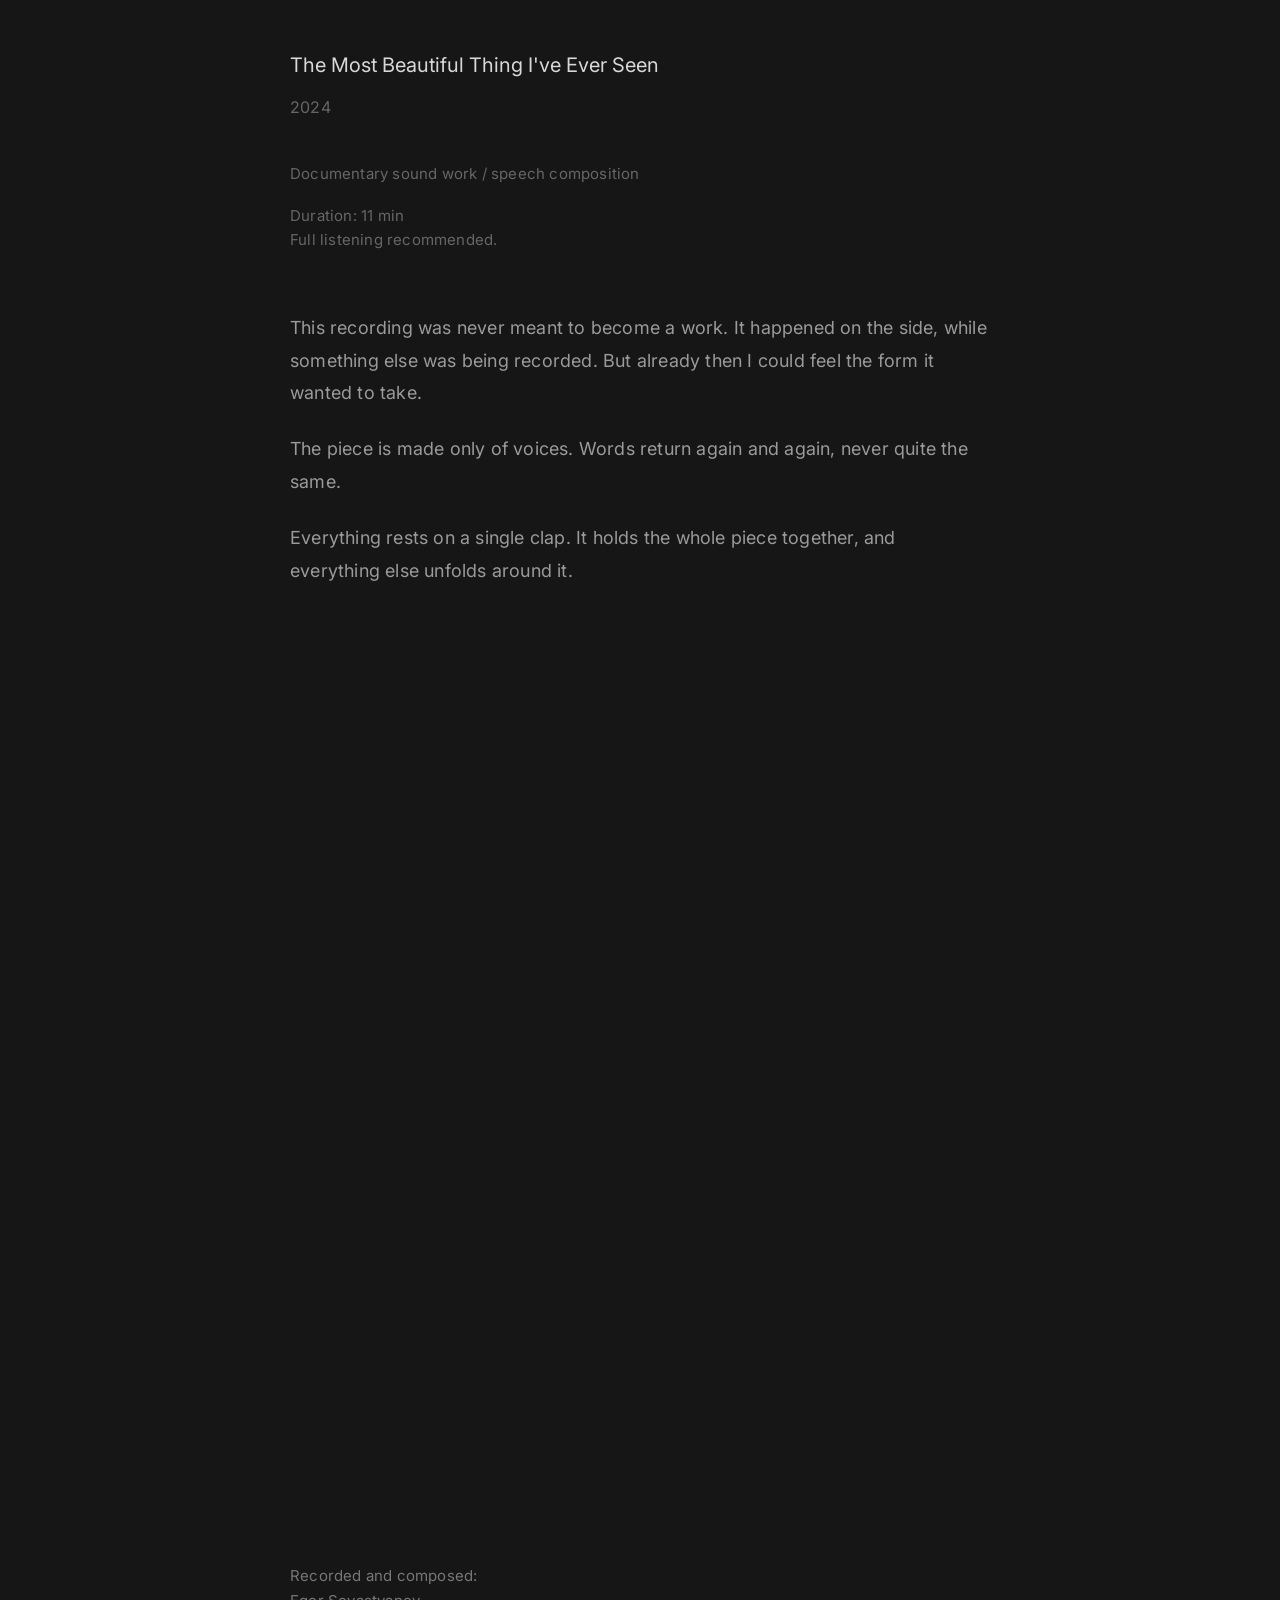
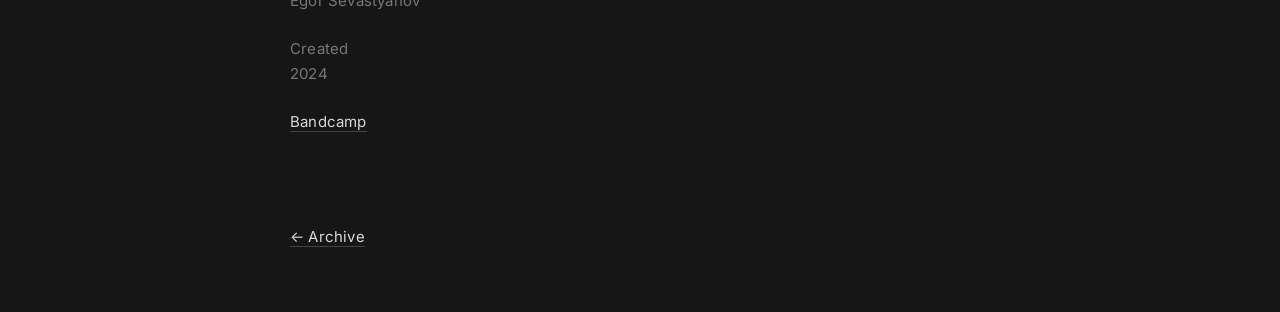
<file: works/the-most-beautiful-thing-ive-ever-seen/index.html>
<!DOCTYPE html>
<html lang="en">

<head>

<meta charset="UTF-8">

<meta name="viewport"
content="width=device-width, initial-scale=1.0">

<title>
The Most Beautiful Thing I've Ever Seen — Egor Sevastyanov
</title>

<link
rel="stylesheet"
href="../../styles/style.css">

  <link rel="icon" type="image/png" href="/favicon.png">

  <meta name="description" content="This recording was never meant to become a work. The piece is made only of voices.">
<meta property="og:title" content="The Most Beautiful Thing I've Ever Seen">
<meta property="og:site_name" content="Egor Sevastyanov">
<meta property="og:description" content="This recording was never meant to become a work. The piece is made only of voices.">
<meta property="og:image" content="https://egorsevastyanov.com/images/og-home.jpg">
<meta property="og:image:width" content="1200">
<meta property="og:image:height" content="630">
<meta property="og:type" content="website">
<meta property="og:url" content="https://egorsevastyanov.com/works/the-most-beautiful-thing-ive-ever-seen/">
<meta name="twitter:card" content="summary_large_image">
</head>

<body>

<div class="container">

<h1>
The Most Beautiful Thing I've Ever Seen
</h1>

<p class="year">
2024
</p>

<div class="meta">

<p>

Documentary sound work /
speech composition

</p>

<p>

Duration: 11 min

<br>

Full listening recommended.

</p>

</div>


<p>

This recording was never meant to become a work. It happened on the side, while something else was being recorded. 
  But already then I could feel the form it wanted to take.

</p>


<p>

The piece is made only of voices. 
  Words return again and again, never quite the same.

</p>


<p>

Everything rests on a single clap. It holds the whole piece together, and everything else unfolds around it.

</p>




<div class="bandcamp track-player">

<iframe

style="border:0;width:100%;"

src="https://bandcamp.com/EmbeddedPlayer/track=4161269436/size=large/bgcol=333333/linkcol=b0874a/tracklist=false/transparent=true/"

seamless>

<a href="https://egorsevastyanov.bandcamp.com/track/the-most-beautiful-thing-ive-ever-seen">

The Most Beautiful Thing I've Ever Seen
by Egor Sevastyanov

</a>

</iframe>

</div>


<div class="credits">

<p>

Recorded and composed:

<br>

Egor Sevastyanov

</p>


<p>

Created

<br>

2024

</p>


<p>

<a

href="https://egorsevastyanov.bandcamp.com/track/the-most-beautiful-thing-ive-ever-seen"

target="_blank">

Bandcamp

</a>

</p>


<p class="back-link">

<a href="/">

← Archive

</a>

</p>

</div>

</div>

</body>

</html>
</file>
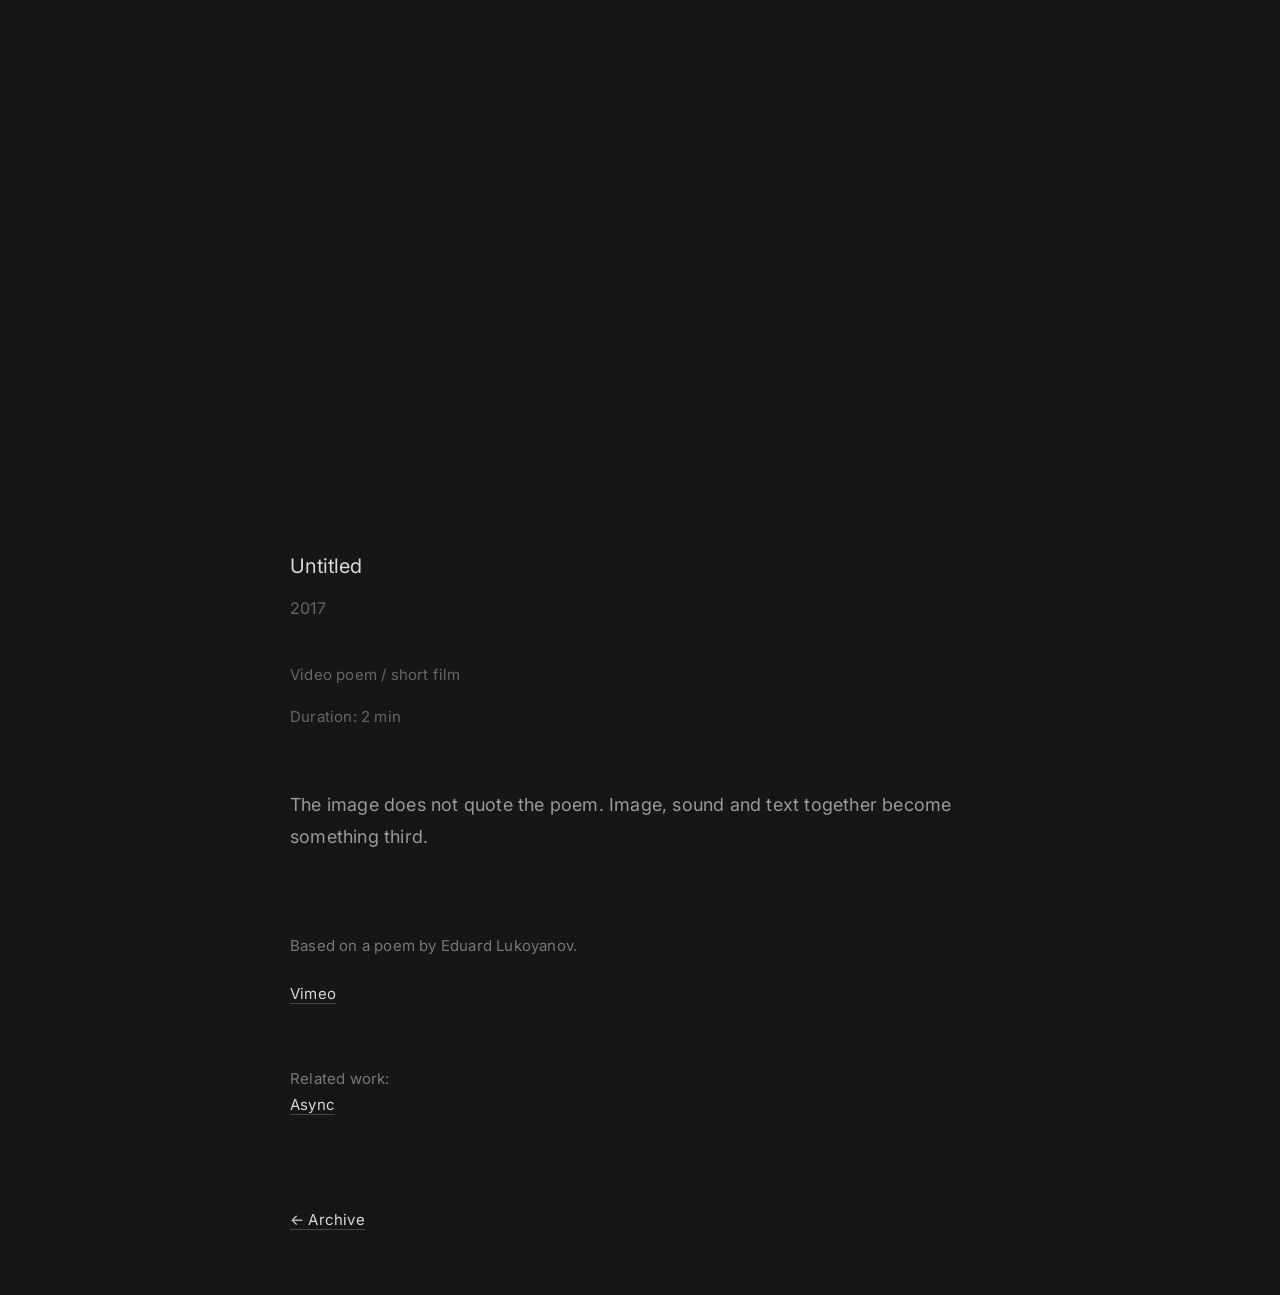
<file: works/untitled/index.html>
<!DOCTYPE html>
<html lang="en">
<head>
  <meta charset="UTF-8">
  <meta name="viewport" content="width=device-width, initial-scale=1.0">
  <title>Untitled — Egor Sevastyanov</title>

  <link
rel="stylesheet"
href="../../styles/style.css">

  <link rel="icon" type="image/png" href="/favicon.png">

  <meta name="description" content="A video poem. The image does not quote the poem. Image, sound and text together become something third.">
<meta property="og:title" content="Untitled">
<meta property="og:site_name" content="Egor Sevastyanov">
<meta property="og:description" content="A video poem. The image does not quote the poem. Image, sound and text together become something third.">
<meta property="og:image" content="https://egorsevastyanov.com/images/og-home.jpg">
<meta property="og:image:width" content="1200">
<meta property="og:image:height" content="630">
<meta property="og:type" content="website">
<meta property="og:url" content="https://egorsevastyanov.com/works/untitled/">
<meta name="twitter:card" content="summary_large_image">
</head>

<body>

  <div class="container">

  

    <div class="video">

  <div class="video-wrapper">

    <iframe
      src="https://player.vimeo.com/video/247721515?title=0&byline=0&portrait=0&badge=0&autopause=0"
      frameborder="0"
      allow="autoplay; fullscreen; picture-in-picture"
      allowfullscreen>    

    </iframe>

  </div>

</div>


    

    <h1>Untitled</h1>

    <p class="year">2017</p>

    <div class="meta">

      <p>
       Video poem / short film
        <br>
      </p>
         <p>
Duration: 2 min
</p>

    </div>


    <div class="section">

      <p>
The image does not quote the poem. Image, sound and text together become something third.
      </p>



    </div>



    <div class="credits">



      <p>
Based on a poem
by Eduard Lukoyanov.
      </p>




      <p>

        <a href="https://vimeo.com/247721515" target="_blank">
          Vimeo
        </a>

        <br>

      </p>

      <div class="related">

<p>
Related work:
<br>
<a href="/works/async/">Async</a>
</p>

</div>
      

      <p class="back-link">
  <a href="/">← Archive</a>
</p>

    </div>

  </div>

</body>
</html>
</file>
<file: styles/style.css>
@import url('https://fonts.googleapis.com/css2?family=Inter:wght@300;400;500&display=swap');

body {

margin:0;

background:#161616;

color:#d8d8d8;

font-family:"Inter", sans-serif;
  

padding:40px;

box-sizing:border-box;

}

.container {

max-width:700px;

margin:0 auto;

}

.hero-image {

width:100%;

display:block;

margin-bottom:40px;

}

h1 {

font-size:20px;
font-weight:400;

}

p {

font-size:18px;

line-height:1.8;

letter-spacing:0.2px;

color:#9a9a9a;

margin-bottom:24px;

}

.year {

font-size:16px;

color:#666;

margin-bottom:40px;

}

.meta {

margin-bottom:60px;

}

.meta p {

font-size:15px;

line-height:1.6;

color:#666;

margin-bottom:18px;

}

.bandcamp {

margin-top:70px;

margin-bottom:70px;

}

.album-player iframe {

height:621px;

}

.track-player iframe {

height:520px;

}

.credits {

margin-top:80px;

}

.credits p {

font-size:15px;

line-height:1.7;

color:#777;

margin-bottom:22px;

}

.back-link {

margin-top:90px;

margin-bottom:20px;

font-size:15px;

}

.play-button {

cursor:pointer;

width:80px;
height:80px;

border-radius:50%;

background:rgba(0,0,0,0.55);

position:absolute;

top:50%;
left:50%;

transform:translate(-50%,-50%);

display:flex;
align-items:center;
justify-content:center;

font-size:24px;
font-weight:300;

backdrop-filter:blur(3px);

color:white;

transition:0.2s;
}

.video-placeholder {

position:absolute;

top:0;
left:0;

width:100%;
height:100%;

cursor:pointer;

}

.video-placeholder img {

width:100%;
height:100%;

object-fit:cover;

display:block;

}

.video-placeholder:hover .play-button {

background:rgba(0,0,0,0.75);

}

.video {

margin-top:60px;

margin-bottom:60px;

width:100%;

line-height:0;

}

.video-wrapper {

position:relative;

width:100%;

padding-top:56.25%;

overflow:hidden;

}

.video-wrapper iframe {

position:absolute;

top:0;

left:0;

width:100%;

height:100%;

border:0;

display:block;

}

.work-list {

margin-top:90px;

}

.work-list-title {

font-size:13px;

letter-spacing:1.5px;

color:#666;

margin-bottom:50px;

}

.year-heading {

font-size:14px;

color:#666;

margin-top:55px;

margin-bottom:28px;

}

.work-item {

margin-bottom:22px;

}

.work-header {

display:flex;

justify-content:space-between;

align-items:baseline;

gap:20px;

}

.work-header a {

font-size:20px;

}

.work-date {

font-size:14px;

color:#666;

flex-shrink:0;

}

.related {

margin-top:60px;
margin-bottom:60px;

}

.related p {

font-size:15px;
color:#777;

}

.work-type {

font-size:14px;

color:#666;

margin-top:6px;

line-height:1.5;

}

.footer {

margin-top:120px;

font-size:14px;

color:#555;

}

a {

color:#d8d8d8;

text-decoration:none;

border-bottom:1px solid #444;

transition:0.2s;

}

a:hover {

color:white;

border-color:white;

}

.image-pair {

display:grid;

grid-template-columns:1fr 1fr;

gap:16px;

margin:70px 0;

}

.image-pair img {

width:100%;

height:auto;

display:block;

}

.container > p a,
.section p a {
  color: inherit;
  text-decoration: underline;
  text-decoration-color: #555;
  text-underline-offset: 3px;
}

.container > p a:hover,
.section p a:hover {
  color: #d8d8d8;
}

.bandcamp {
  container-type: inline-size;
}

.bandcamp iframe {
  height: calc(100cqw + 122px + var(--tracks, 0) * 33px) !important;
}

@container (max-width: 299px) {
  .bandcamp iframe {
    height: calc(100cqw + 140px + var(--tracks, 0) * 33px) !important;
  }
}

.work-header a {
  border-bottom: none;
  text-decoration: underline;
  text-decoration-color: #444;
  text-decoration-thickness: 1px;
  text-underline-offset: 6px;
}

.work-header a:hover {
  text-decoration-color: white;
}

/* PeaceTime Station */
.video-placeholder.no-image {
  background: #222;
}
.station-live {
  margin-bottom: 18px;
}
.on-air {
  font-size: 14px;
  color: #666;
  margin-top: 0;
  margin-bottom: 70px;
}
.on-air-dot {
  display: inline-block;
  width: 7px;
  height: 7px;
  border-radius: 50%;
  background: #a8473b;
  margin-right: 8px;
  vertical-align: 1px;
}
.transmission {
  margin-top: 0;
  margin-bottom: 14px;
}
.transmission-title {
  font-size: 16px;
  color: #d8d8d8;
  margin-top: 0;
  margin-bottom: 4px;
}
.transmission-date {
  font-size: 14px;
  color: #666;
  margin-top: 0;
  margin-bottom: 14px;
}
.transmission-text {
  font-size: 15px;
  line-height: 1.7;
  color: #777;
  margin-top: 0;
  margin-bottom: 70px;
}
/* Тёплый плёночный тон заставок плееров (вариант B) */
.station-page .video-placeholder img {
  filter: saturate(.62) sepia(.24) brightness(.98);
}
</file>
